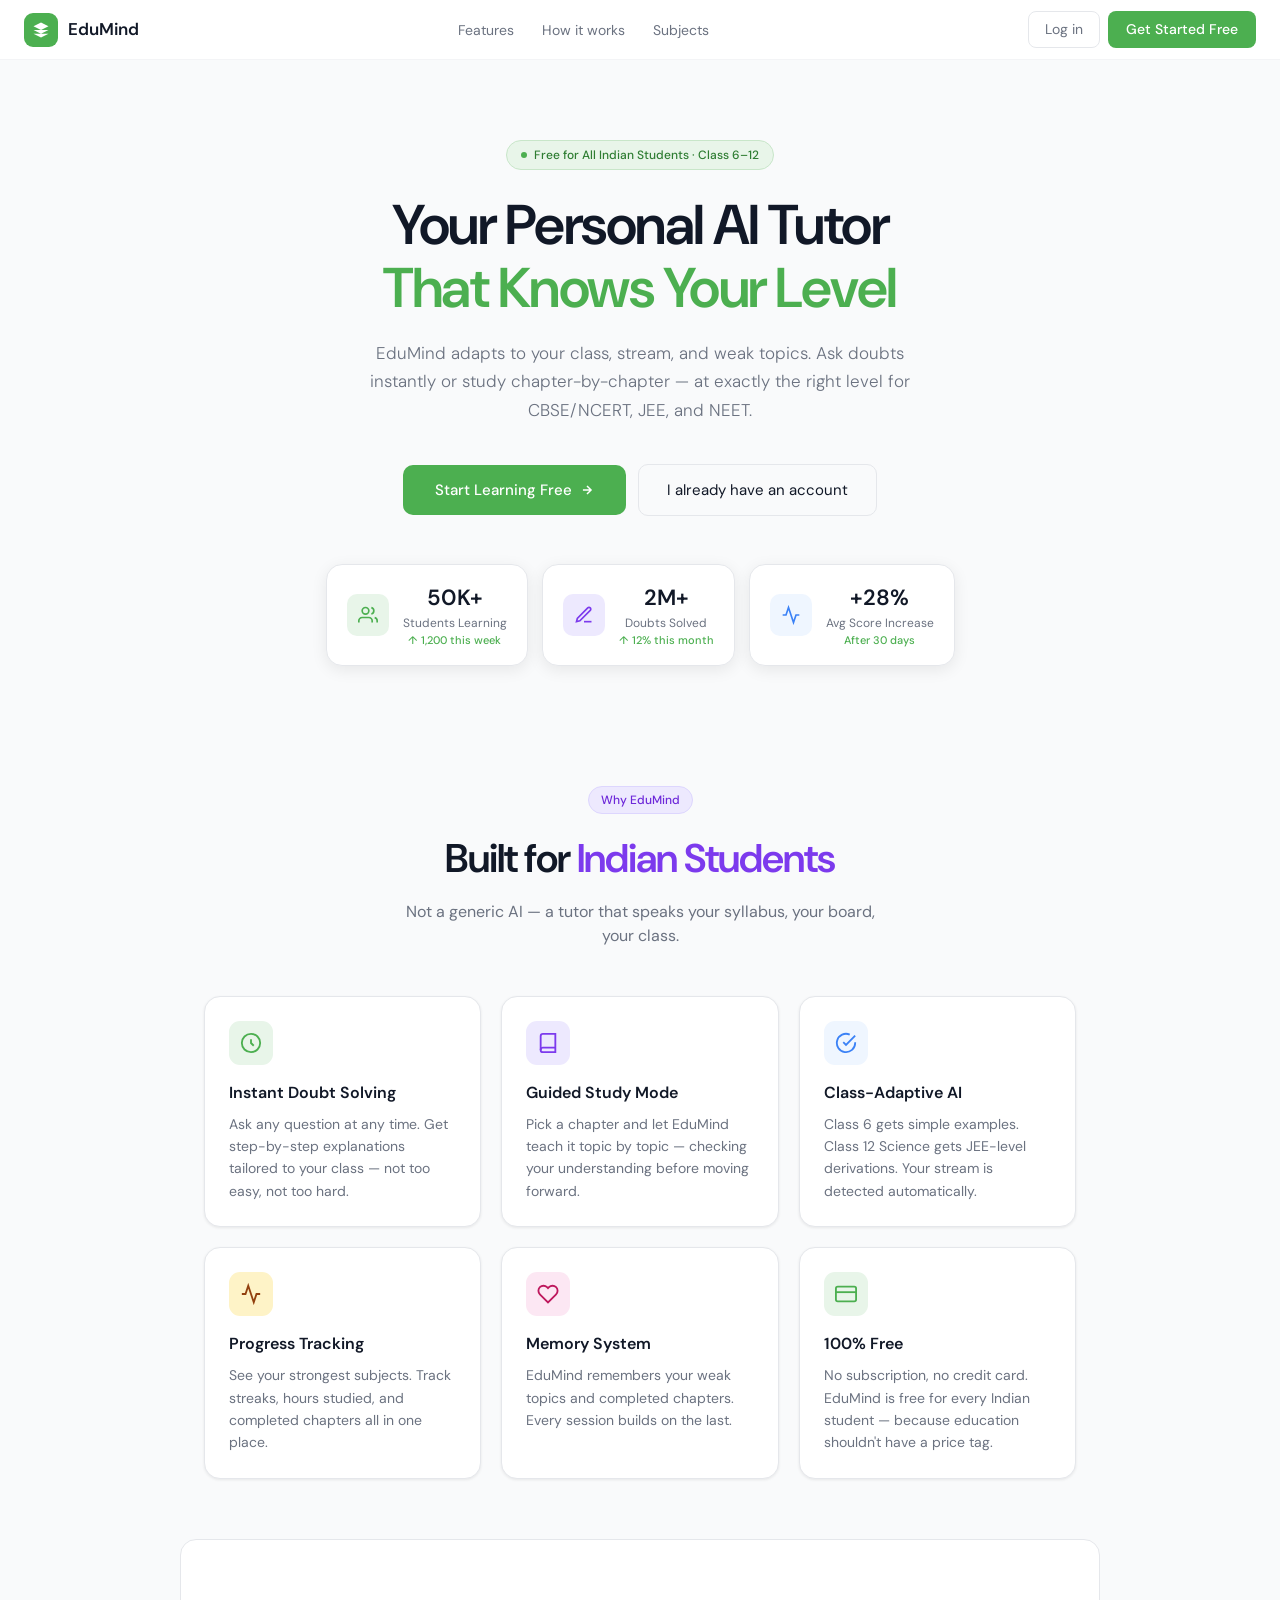
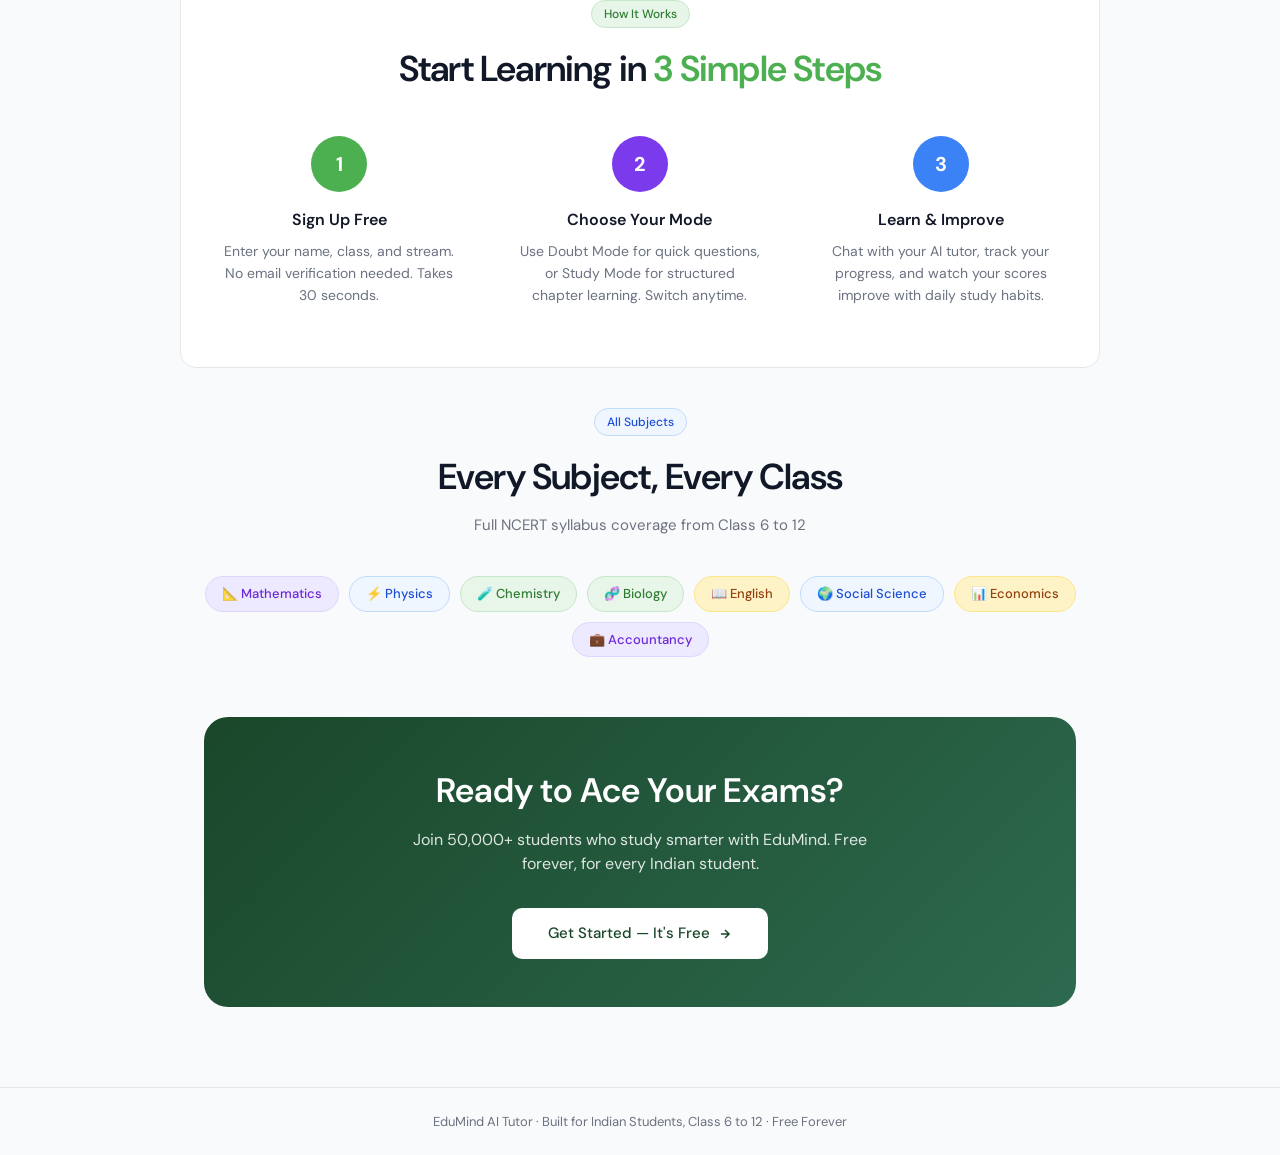
<file: index.html>
<!DOCTYPE html>
<html lang="en">
<head>
<meta charset="UTF-8">
<meta name="viewport" content="width=device-width, initial-scale=1.0">
<title>EduMind — AI Tutor for Class 6–12</title>
<meta name="description" content="Free AI tutor for Indian students. Instant doubt solving, chapter-by-chapter study mode, adapts to your class and stream. CBSE/NCERT, JEE, NEET.">
<link rel="stylesheet" href="style.css">
</head>
<body>

<!-- NAV -->
<nav class="main-nav">
  <a href="index.html" class="nav-logo">
    <div class="logo-icon"><svg viewBox="0 0 24 24" fill="white" width="18" height="18"><path d="M12 2L2 7l10 5 10-5-10-5zM2 17l10 5 10-5M2 12l10 5 10-5"/></svg></div>
    EduMind
  </a>
  <ul class="nav-links">
    <li><a href="#features">Features</a></li>
    <li><a href="#how">How it works</a></li>
    <li><a href="#subjects">Subjects</a></li>
  </ul>
  <div class="nav-actions">
    <a href="login.html" class="btn-nav-ghost">Log in</a>
    <a href="signup.html" class="btn-nav-primary">Get Started Free</a>
  </div>
</nav>

<!-- HERO -->
<div class="hero">
  <div class="badge-hero">
    <span class="badge-dot"></span>
    Free for All Indian Students · Class 6–12
  </div>
  <h1>Your Personal AI Tutor<br><span>That Knows Your Level</span></h1>
  <p>EduMind adapts to your class, stream, and weak topics. Ask doubts instantly or study chapter-by-chapter — at exactly the right level for CBSE/NCERT, JEE, and NEET.</p>
  <div class="hero-actions">
    <a href="signup.html" class="btn-primary" style="padding:14px 32px;font-size:15px">
      Start Learning Free
      <svg width="14" height="14" viewBox="0 0 24 24" fill="none" stroke="currentColor" stroke-width="2.5"><path d="M5 12h14M12 5l7 7-7 7"/></svg>
    </a>
    <a href="login.html" class="btn-secondary" style="padding:14px 28px;font-size:15px">
      I already have an account
    </a>
  </div>

  <div class="stats-float">
    <div class="stat-float-card">
      <div class="stat-icon" style="background:#E8F5E9">
        <svg viewBox="0 0 24 24" fill="none" stroke="#4CAF50" stroke-width="2"><path d="M17 21v-2a4 4 0 00-4-4H5a4 4 0 00-4 4v2"/><circle cx="9" cy="7" r="4"/><path d="M23 21v-2a4 4 0 00-3-3.87"/><path d="M16 3.13a4 4 0 010 7.75"/></svg>
      </div>
      <div>
        <div style="font-size:22px;font-weight:600">50K+</div>
        <div style="font-size:12px;color:var(--text-muted)">Students Learning</div>
        <div style="font-size:11px;color:var(--green);font-weight:500">↑ 1,200 this week</div>
      </div>
    </div>
    <div class="stat-float-card">
      <div class="stat-icon" style="background:#EDE9FE">
        <svg viewBox="0 0 24 24" fill="none" stroke="#7C3AED" stroke-width="2"><path d="M12 20h9"/><path d="M16.5 3.5a2.121 2.121 0 013 3L7 19l-4 1 1-4L16.5 3.5z"/></svg>
      </div>
      <div>
        <div style="font-size:22px;font-weight:600">2M+</div>
        <div style="font-size:12px;color:var(--text-muted)">Doubts Solved</div>
        <div style="font-size:11px;color:var(--green);font-weight:500">↑ 12% this month</div>
      </div>
    </div>
    <div class="stat-float-card">
      <div class="stat-icon" style="background:#EFF6FF">
        <svg viewBox="0 0 24 24" fill="none" stroke="#3B82F6" stroke-width="2"><polyline points="22 12 18 12 15 21 9 3 6 12 2 12"/></svg>
      </div>
      <div>
        <div style="font-size:22px;font-weight:600">+28%</div>
        <div style="font-size:12px;color:var(--text-muted)">Avg Score Increase</div>
        <div style="font-size:11px;color:var(--green);font-weight:500">After 30 days</div>
      </div>
    </div>
  </div>
</div>

<!-- FEATURES -->
<section id="features" style="max-width:920px;margin:0 auto;padding:60px 24px">
  <div style="text-align:center;margin-bottom:48px">
    <span class="badge badge-purple" style="margin-bottom:14px">Why EduMind</span>
    <h2 style="font-size:clamp(26px,5vw,40px);font-weight:600;letter-spacing:-1px;margin-bottom:12px">Built for <span style="color:var(--purple)">Indian Students</span></h2>
    <p style="font-size:16px;color:var(--text-muted);max-width:500px;margin:0 auto">Not a generic AI — a tutor that speaks your syllabus, your board, your class.</p>
  </div>
  <div style="display:grid;grid-template-columns:repeat(auto-fit,minmax(250px,1fr));gap:20px">
    <div class="card" style="padding:24px">
      <div style="width:44px;height:44px;border-radius:11px;background:var(--green-pale);display:flex;align-items:center;justify-content:center;margin-bottom:16px">
        <svg width="22" height="22" viewBox="0 0 24 24" fill="none" stroke="var(--green)" stroke-width="2"><circle cx="12" cy="12" r="10"/><path d="M12 8v4l3 3"/></svg>
      </div>
      <div style="font-size:16px;font-weight:600;margin-bottom:8px">Instant Doubt Solving</div>
      <div style="font-size:14px;color:var(--text-muted);line-height:1.6">Ask any question at any time. Get step-by-step explanations tailored to your class — not too easy, not too hard.</div>
    </div>
    <div class="card" style="padding:24px">
      <div style="width:44px;height:44px;border-radius:11px;background:var(--purple-pale);display:flex;align-items:center;justify-content:center;margin-bottom:16px">
        <svg width="22" height="22" viewBox="0 0 24 24" fill="none" stroke="var(--purple)" stroke-width="2"><path d="M4 19.5A2.5 2.5 0 016.5 17H20"/><path d="M6.5 2H20v20H6.5A2.5 2.5 0 014 19.5v-15A2.5 2.5 0 016.5 2z"/></svg>
      </div>
      <div style="font-size:16px;font-weight:600;margin-bottom:8px">Guided Study Mode</div>
      <div style="font-size:14px;color:var(--text-muted);line-height:1.6">Pick a chapter and let EduMind teach it topic by topic — checking your understanding before moving forward.</div>
    </div>
    <div class="card" style="padding:24px">
      <div style="width:44px;height:44px;border-radius:11px;background:var(--blue-pale);display:flex;align-items:center;justify-content:center;margin-bottom:16px">
        <svg width="22" height="22" viewBox="0 0 24 24" fill="none" stroke="var(--blue)" stroke-width="2"><path d="M22 11.08V12a10 10 0 11-5.93-9.14"/><polyline points="22 4 12 14.01 9 11.01"/></svg>
      </div>
      <div style="font-size:16px;font-weight:600;margin-bottom:8px">Class-Adaptive AI</div>
      <div style="font-size:14px;color:var(--text-muted);line-height:1.6">Class 6 gets simple examples. Class 12 Science gets JEE-level derivations. Your stream is detected automatically.</div>
    </div>
    <div class="card" style="padding:24px">
      <div style="width:44px;height:44px;border-radius:11px;background:#FEF3C7;display:flex;align-items:center;justify-content:center;margin-bottom:16px">
        <svg width="22" height="22" viewBox="0 0 24 24" fill="none" stroke="#92400E" stroke-width="2"><polyline points="22 12 18 12 15 21 9 3 6 12 2 12"/></svg>
      </div>
      <div style="font-size:16px;font-weight:600;margin-bottom:8px">Progress Tracking</div>
      <div style="font-size:14px;color:var(--text-muted);line-height:1.6">See your strongest subjects. Track streaks, hours studied, and completed chapters all in one place.</div>
    </div>
    <div class="card" style="padding:24px">
      <div style="width:44px;height:44px;border-radius:11px;background:#FCE7F3;display:flex;align-items:center;justify-content:center;margin-bottom:16px">
        <svg width="22" height="22" viewBox="0 0 24 24" fill="none" stroke="#BE185D" stroke-width="2"><path d="M20.84 4.61a5.5 5.5 0 00-7.78 0L12 5.67l-1.06-1.06a5.5 5.5 0 00-7.78 7.78l1.06 1.06L12 21.23l7.78-7.78 1.06-1.06a5.5 5.5 0 000-7.78z"/></svg>
      </div>
      <div style="font-size:16px;font-weight:600;margin-bottom:8px">Memory System</div>
      <div style="font-size:14px;color:var(--text-muted);line-height:1.6">EduMind remembers your weak topics and completed chapters. Every session builds on the last.</div>
    </div>
    <div class="card" style="padding:24px">
      <div style="width:44px;height:44px;border-radius:11px;background:var(--green-pale);display:flex;align-items:center;justify-content:center;margin-bottom:16px">
        <svg width="22" height="22" viewBox="0 0 24 24" fill="none" stroke="var(--green)" stroke-width="2"><rect x="1" y="4" width="22" height="16" rx="2" ry="2"/><line x1="1" y1="10" x2="23" y2="10"/></svg>
      </div>
      <div style="font-size:16px;font-weight:600;margin-bottom:8px">100% Free</div>
      <div style="font-size:14px;color:var(--text-muted);line-height:1.6">No subscription, no credit card. EduMind is free for every Indian student — because education shouldn't have a price tag.</div>
    </div>
  </div>
</section>

<!-- HOW IT WORKS -->
<section id="how" style="max-width:920px;margin:0 auto 40px;padding:60px 24px;background:var(--surface);border-radius:var(--radius);border:1px solid var(--border)">
  <div style="text-align:center;margin-bottom:40px">
    <span class="badge badge-green" style="margin-bottom:14px">How It Works</span>
    <h2 style="font-size:clamp(24px,4vw,36px);font-weight:600;letter-spacing:-0.8px">Start Learning in <span style="color:var(--green)">3 Simple Steps</span></h2>
  </div>
  <div style="display:grid;grid-template-columns:repeat(auto-fit,minmax(220px,1fr));gap:32px">
    <div style="text-align:center;padding:0 12px">
      <div style="width:56px;height:56px;border-radius:50%;background:var(--green);color:white;display:flex;align-items:center;justify-content:center;font-size:20px;font-weight:700;margin:0 auto 16px">1</div>
      <div style="font-size:16px;font-weight:600;margin-bottom:8px">Sign Up Free</div>
      <div style="font-size:14px;color:var(--text-muted);line-height:1.6">Enter your name, class, and stream. No email verification needed. Takes 30 seconds.</div>
    </div>
    <div style="text-align:center;padding:0 12px">
      <div style="width:56px;height:56px;border-radius:50%;background:var(--purple);color:white;display:flex;align-items:center;justify-content:center;font-size:20px;font-weight:700;margin:0 auto 16px">2</div>
      <div style="font-size:16px;font-weight:600;margin-bottom:8px">Choose Your Mode</div>
      <div style="font-size:14px;color:var(--text-muted);line-height:1.6">Use Doubt Mode for quick questions, or Study Mode for structured chapter learning. Switch anytime.</div>
    </div>
    <div style="text-align:center;padding:0 12px">
      <div style="width:56px;height:56px;border-radius:50%;background:var(--blue);color:white;display:flex;align-items:center;justify-content:center;font-size:20px;font-weight:700;margin:0 auto 16px">3</div>
      <div style="font-size:16px;font-weight:600;margin-bottom:8px">Learn &amp; Improve</div>
      <div style="font-size:14px;color:var(--text-muted);line-height:1.6">Chat with your AI tutor, track your progress, and watch your scores improve with daily study habits.</div>
    </div>
  </div>
</section>

<!-- SUBJECTS -->
<section id="subjects" style="max-width:920px;margin:0 auto;padding:0 24px 60px">
  <div style="text-align:center;margin-bottom:40px">
    <span class="badge badge-blue" style="margin-bottom:14px">All Subjects</span>
    <h2 style="font-size:clamp(24px,4vw,36px);font-weight:600;letter-spacing:-0.8px">Every Subject, Every Class</h2>
    <p style="font-size:15px;color:var(--text-muted);margin-top:10px">Full NCERT syllabus coverage from Class 6 to 12</p>
  </div>
  <div style="display:flex;flex-wrap:wrap;justify-content:center;gap:10px">
    <span class="badge badge-purple" style="font-size:13px;padding:7px 16px">📐 Mathematics</span>
    <span class="badge badge-blue" style="font-size:13px;padding:7px 16px">⚡ Physics</span>
    <span class="badge badge-green" style="font-size:13px;padding:7px 16px">🧪 Chemistry</span>
    <span class="badge badge-green" style="font-size:13px;padding:7px 16px">🧬 Biology</span>
    <span class="badge badge-orange" style="font-size:13px;padding:7px 16px">📖 English</span>
    <span class="badge badge-blue" style="font-size:13px;padding:7px 16px">🌍 Social Science</span>
    <span class="badge badge-orange" style="font-size:13px;padding:7px 16px">📊 Economics</span>
    <span class="badge badge-purple" style="font-size:13px;padding:7px 16px">💼 Accountancy</span>
  </div>
</section>

<!-- CTA -->
<section style="max-width:920px;margin:0 auto;padding:0 24px 80px">
  <div style="background:linear-gradient(135deg,#1a472a,#2d6a4f);border-radius:24px;padding:48px;text-align:center;color:white">
    <h2 style="font-size:clamp(22px,4vw,34px);font-weight:600;margin-bottom:12px">Ready to Ace Your Exams?</h2>
    <p style="font-size:16px;opacity:0.85;margin-bottom:32px;max-width:480px;margin-left:auto;margin-right:auto">Join 50,000+ students who study smarter with EduMind. Free forever, for every Indian student.</p>
    <a href="signup.html" class="btn-primary" style="background:white;color:#1a472a;padding:14px 36px;font-size:15px">
      Get Started — It's Free
      <svg width="14" height="14" viewBox="0 0 24 24" fill="none" stroke="currentColor" stroke-width="2.5"><path d="M5 12h14M12 5l7 7-7 7"/></svg>
    </a>
  </div>
</section>

<footer style="border-top:1px solid var(--border);padding:24px;text-align:center;font-size:13px;color:var(--text-muted)">
  EduMind AI Tutor · Built for Indian Students, Class 6 to 12 · Free Forever
</footer>

<script src="app.js"></script>
<script>
  // Redirect to dashboard if already logged in
  if (window.EduMind) EduMind.redirectIfLoggedIn('dashboard.html');
</script>
</body>
</html>
</file>
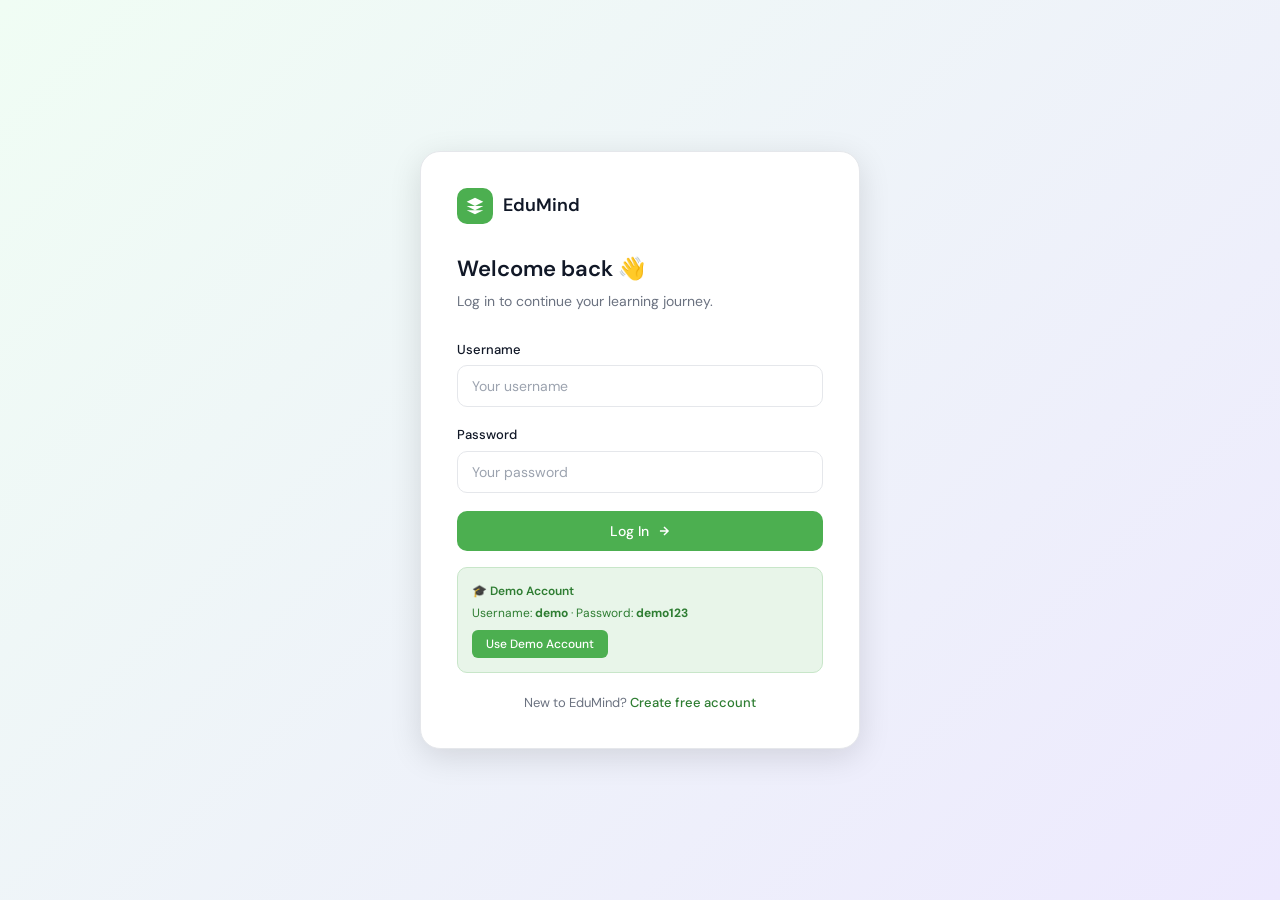
<file: chat.html>
<!DOCTYPE html>
<html lang="en">
<head>
<meta charset="UTF-8">
<meta name="viewport" content="width=device-width, initial-scale=1.0">
<title>Ask a Doubt — EduMind</title>
<link rel="stylesheet" href="style.css">
</head>
<body>

<nav class="dash-nav">
  <div class="dash-nav-left">
    <button class="nav-hamburger" id="nav-hamburger" aria-label="Menu">
      <svg width="20" height="20" viewBox="0 0 24 24" fill="none" stroke="currentColor" stroke-width="2"><line x1="3" y1="6" x2="21" y2="6"/><line x1="3" y1="12" x2="21" y2="12"/><line x1="3" y1="18" x2="21" y2="18"/></svg>
    </button>
    <a href="index.html" class="nav-logo">
      <div class="logo-icon"><svg viewBox="0 0 24 24" fill="white" width="18" height="18"><path d="M12 2L2 7l10 5 10-5-10-5zM2 17l10 5 10-5M2 12l10 5 10-5"/></svg></div>
      EduMind
    </a>
    <ul class="dash-nav-links">
      <li><a href="dashboard.html">🏠 Home</a></li>
      <li><a href="chat.html" class="active">💬 Ask Doubt</a></li>
      <li><a href="study.html">📚 Study</a></li>
      <li><a href="subjects.html">🧪 Subjects</a></li>
      <li><a href="progress.html">📊 Progress</a></li>
    </ul>
  </div>
  <a href="profile.html" class="nav-user">
    <div class="nav-avatar" id="nav-avatar">A</div>
    <div>
      <div class="nav-user-name" id="nav-name">Student</div>
      <div class="nav-user-class" id="nav-class">Class 10</div>
    </div>
  </a>
</nav>

<div class="mobile-nav-overlay" id="mobile-nav-overlay"></div>
<div class="mobile-nav-panel" id="mobile-nav-panel">
  <a href="dashboard.html">🏠 Home</a>
  <a href="chat.html" class="active">💬 Ask Doubt</a>
  <a href="study.html">📚 Study</a>
  <a href="subjects.html">🧪 Subjects</a>
  <a href="progress.html">📊 Progress</a>
  <a href="profile.html">👤 Profile</a>
  <a href="settings.html">⚙️ Settings</a>
</div>

<div class="chat-layout">
  <!-- SIDEBAR -->
  <div class="chat-sidebar">
    <div class="chat-sidebar-header">
      <div class="chat-sidebar-title">Your Chats</div>
      <div class="chat-sidebar-sub">Recent conversations</div>
    </div>
    <div class="chat-history-list" id="chat-history-list">
      <div style="padding:20px;text-align:center;font-size:13px;color:var(--text-muted)">No previous chats</div>
    </div>
    <div class="chat-sidebar-footer">
      <button class="btn-primary btn-full btn-sm" onclick="startNewChat()">
        <svg width="12" height="12" viewBox="0 0 24 24" fill="none" stroke="currentColor" stroke-width="2.5"><line x1="12" y1="5" x2="12" y2="19"/><line x1="5" y1="12" x2="19" y2="12"/></svg>
        New Chat
      </button>
    </div>
  </div>

  <!-- MAIN CHAT -->
  <div class="chat-main">
    <div class="chat-header">
      <div style="min-width:0;flex:1">
        <div class="chat-header-title" id="chat-title">New Conversation</div>
        <div class="chat-header-sub" id="chat-sub">Ask any question · AI answers at your level</div>
      </div>
      <div class="mode-tabs">
        <button class="mode-tab doubt active" id="tab-doubt" onclick="switchMode('doubt')">💡 Doubt</button>
        <button class="mode-tab study" id="tab-study" onclick="switchMode('study')">📖 Study</button>
      </div>
    </div>

    <div class="chat-messages" id="chat-messages"></div>

    <div class="chat-input-area">
      <div class="chat-suggestions" id="suggestions"></div>
      <div class="chat-input-box">
        <textarea class="chat-textarea" id="chat-input" placeholder="Ask your doubt here… (e.g. Why does ice float on water?)" rows="1"></textarea>
        <button class="chat-send-btn" id="send-btn" onclick="sendMessage()" title="Send (Enter)">
          <svg viewBox="0 0 24 24" fill="none" stroke="currentColor" stroke-width="2.5"><line x1="22" y1="2" x2="11" y2="13"/><polygon points="22 2 15 22 11 13 2 9 22 2"/></svg>
        </button>
      </div>
    </div>
  </div>
</div>

<script src="app.js"></script>
<script>
if (!EduMind.requireAuth()) {/* redirected */} else {
  const { Storage, buildSystemPrompt, callGrokAPI, renderText, populateDashNav, initMobileNav, showToast, timeAgo } = EduMind;
  populateDashNav();
  initMobileNav();

  const profile = Storage.getProfile();
  let currentMode   = 'doubt';
  let currentChatId = null;
  let chatMessages  = [];
  let isLoading     = false;

  // Load chat from URL param
  const urlChatId = new URLSearchParams(window.location.search).get('id');

  function genId() { return 'chat_' + Date.now() + '_' + Math.random().toString(36).substr(2,6); }

  function startNewChat() {
    currentChatId = genId();
    chatMessages  = [];
    document.getElementById('chat-messages').innerHTML = '';
    document.getElementById('chat-title').textContent  = 'New Conversation';
    showWelcome();
    updateChatHistory();
    // Update URL without reload
    history.replaceState(null, '', 'chat.html');
  }

  function showWelcome() {
    const firstName = (profile.name || 'Student').split(' ')[0];
    const welcome = currentMode === 'doubt'
      ? `Hi <strong>${firstName}</strong>! 👋 I'm your EduMind AI tutor.<br><br>You're in <span class="step-badge">💡 Doubt Mode</span><br><br>Ask me <strong>any question</strong> from your Class ${profile.studentClass} syllabus${profile.stream ? ' (' + profile.stream + ')' : ''}. I'll explain it step by step!`
      : `Hi <strong>${firstName}</strong>! 👋 You're in <span class="step-badge">📖 Study Mode</span><br><br>Tell me which <strong>chapter or topic</strong> you want to learn and I'll teach it step by step, checking your understanding at each stage.`;
    addAIMessage(welcome);
    loadSuggestions();
  }

  function loadSuggestions() {
    const cls = parseInt(profile.studentClass);
    const s   = profile.stream;
    let chips = [];
    if (currentMode === 'doubt') {
      if (cls <= 8)         chips = ['What is photosynthesis?', "Explain Newton's first law", 'What is a fraction?', 'How does rain form?'];
      else if (cls <= 10)   chips = ["Explain Ohm's Law", 'What is a quadratic equation?', 'How does a battery work?', 'Explain DNA replication'];
      else if (s==='Science') chips = ["Explain Gauss's Law", 'What is integration?', 'How does a capacitor work?', "Explain Le Chatelier's principle"];
      else if (s==='Commerce') chips = ['Explain journal entries', 'What is GDP?', 'Explain demand and supply', 'What is depreciation?'];
      else chips = ['Explain federalism', 'What is globalisation?', 'How to write an essay?', 'Explain the French Revolution'];
    } else {
      if (cls <= 8)         chips = ['Teach me: Force and Motion', 'Teach me: Cells and Life', 'Teach me: Fractions', 'Teach me: Water Cycle'];
      else if (cls <= 10)   chips = ['Teach me: Light Reflection', 'Teach me: Chemical Reactions', 'Teach me: Polynomials', 'Teach me: Heredity'];
      else if (s==='Science') chips = ['Teach me: Electrostatics', 'Teach me: Calculus basics', 'Teach me: Organic Chemistry', 'Teach me: Genetics'];
      else chips = ['Teach me: Macro Economics', 'Teach me: Accounting basics', 'Teach me: Indian History', 'Teach me: Political Theory'];
    }
    document.getElementById('suggestions').innerHTML = chips
      .map(c => `<button class="chat-suggestion-chip" onclick="useSuggestion(this)">${c}</button>`).join('');
  }

  function useSuggestion(btn) {
    document.getElementById('chat-input').value = btn.textContent;
    sendMessage();
  }

  function switchMode(mode) {
    currentMode = mode;
    document.getElementById('tab-doubt').classList.toggle('active', mode === 'doubt');
    document.getElementById('tab-doubt').classList.toggle('doubt',  mode === 'doubt');
    document.getElementById('tab-study').classList.toggle('active', mode === 'study');
    document.getElementById('tab-study').classList.toggle('study',  mode === 'study');
    document.getElementById('chat-messages').innerHTML = '';
    chatMessages = [];
    showWelcome();
    document.getElementById('chat-sub').textContent = mode === 'doubt'
      ? 'Ask any question · AI answers at your level'
      : 'Structured learning · Topic by topic';
  }

  function addUserMessage(text) {
    const initials = (profile.name || 'S').split(' ').map(n => n[0]).join('').toUpperCase().slice(0,2);
    const msgs = document.getElementById('chat-messages');
    const div  = document.createElement('div');
    div.className = 'chat-msg user';
    div.innerHTML = `<div class="chat-avatar user-av">${initials}</div><div class="chat-bubble">${escapeHtml(text)}</div>`;
    msgs.appendChild(div);
    msgs.scrollTop = msgs.scrollHeight;
    document.getElementById('suggestions').innerHTML = '';
  }

  function addAIMessage(html) {
    const msgs = document.getElementById('chat-messages');
    const div  = document.createElement('div');
    div.className = 'chat-msg';
    div.innerHTML = `<div class="chat-avatar ai">AI</div><div class="chat-bubble ai">${html}</div>`;
    msgs.appendChild(div);
    msgs.scrollTop = msgs.scrollHeight;
  }

  function addTypingIndicator() {
    const msgs = document.getElementById('chat-messages');
    const id   = 'typing_' + Date.now();
    const div  = document.createElement('div');
    div.className = 'chat-msg'; div.id = id;
    div.innerHTML = `<div class="chat-avatar ai">AI</div><div class="chat-bubble ai"><div class="typing-dots"><span></span><span></span><span></span></div></div>`;
    msgs.appendChild(div);
    msgs.scrollTop = msgs.scrollHeight;
    return id;
  }

  function removeTypingIndicator(id) { const el = document.getElementById(id); if (el) el.remove(); }

  function escapeHtml(text) {
    return text.replace(/&/g,'&amp;').replace(/</g,'&lt;').replace(/>/g,'&gt;').replace(/"/g,'&quot;');
  }

  async function sendMessage() {
    const input = document.getElementById('chat-input');
    const text  = input.value.trim();
    if (!text || isLoading) return;

    isLoading = true;
    input.value = '';
    input.style.height = 'auto';
    document.getElementById('send-btn').disabled = true;

    if (!currentChatId) currentChatId = genId();

    addUserMessage(text);
    chatMessages.push({ role: 'user', content: text });

    // Set title from first message
    if (chatMessages.length === 1) {
      const title = text.length > 50 ? text.slice(0,50) + '…' : text;
      document.getElementById('chat-title').textContent = title;
      Storage.addChatToList({ id: currentChatId, title, mode: currentMode, updatedAt: new Date().toISOString(), messageCount: 1 });
    }

    const typingId = addTypingIndicator();

    try {
      const sysPrompt = buildSystemPrompt(profile, currentMode);
      const response  = await callGrokAPI(chatMessages, sysPrompt);

      removeTypingIndicator(typingId);
      addAIMessage(renderText(response));

      chatMessages.push({ role: 'assistant', content: response });
      Storage.setChatHistory(currentChatId, chatMessages);
      Storage.addChatToList({ id: currentChatId, updatedAt: new Date().toISOString(), messageCount: chatMessages.length });

      // Record progress
      Storage.recordStudySession();
      updateChatHistory();

    } catch (err) {
      removeTypingIndicator(typingId);
      addAIMessage(`<span style="color:var(--red)">⚠️ Couldn't connect to AI. Check your internet and try again.</span><br><small style="color:var(--text-muted)">${escapeHtml(err.message)}</small>`);
      console.error('[EduMind chat error]', err);
    }

    isLoading = false;
    document.getElementById('send-btn').disabled = false;
    input.focus();
  }

  function updateChatHistory() {
    const chats = Storage.getChatList();
    const cont  = document.getElementById('chat-history-list');
    if (!chats.length) {
      cont.innerHTML = '<div style="padding:20px;text-align:center;font-size:13px;color:var(--text-muted)">No previous chats</div>';
      return;
    }
    cont.innerHTML = chats.map(c => `
      <div class="chat-history-item${c.id === currentChatId ? ' active' : ''}" onclick="loadChat('${c.id}')">
        <div class="chat-history-item-title">${escapeHtml(c.title || 'Conversation')}</div>
        <div class="chat-history-item-meta">${timeAgo(c.updatedAt)} · ${c.messageCount||0} msgs</div>
      </div>`).join('');
  }

  function loadChat(chatId) {
    currentChatId = chatId;
    const history = Storage.getChatHistory(chatId);
    chatMessages  = history.slice(); // copy
    const msgs = document.getElementById('chat-messages');
    msgs.innerHTML = '';
    if (!history.length) { showWelcome(); return; }
    history.forEach(m => {
      if (m.role === 'user') addUserMessage(m.content);
      else addAIMessage(renderText(m.content));
    });
    const info = Storage.getChatList().find(c => c.id === chatId);
    if (info) document.getElementById('chat-title').textContent = info.title || 'Conversation';
    history.replaceState(null, '', 'chat.html?id=' + chatId);
    updateChatHistory();
  }

  // Auto-resize textarea
  const textarea = document.getElementById('chat-input');
  textarea.addEventListener('input', function() {
    this.style.height = 'auto';
    this.style.height = Math.min(this.scrollHeight, 120) + 'px';
  });
  textarea.addEventListener('keydown', e => {
    if (e.key === 'Enter' && !e.shiftKey) { e.preventDefault(); sendMessage(); }
  });

  // Init
  if (urlChatId) loadChat(urlChatId);
  else startNewChat();
  updateChatHistory();

  // Handle prefill from subjects page (via sessionStorage)
  const prefill = sessionStorage.getItem('edumind_chat_prefill');
  if (prefill && !urlChatId) {
    sessionStorage.removeItem('edumind_chat_prefill');
    setTimeout(() => {
      document.getElementById('chat-input').value = prefill;
    }, 300);
  }
}
</script>
</body>
</html>
</file>
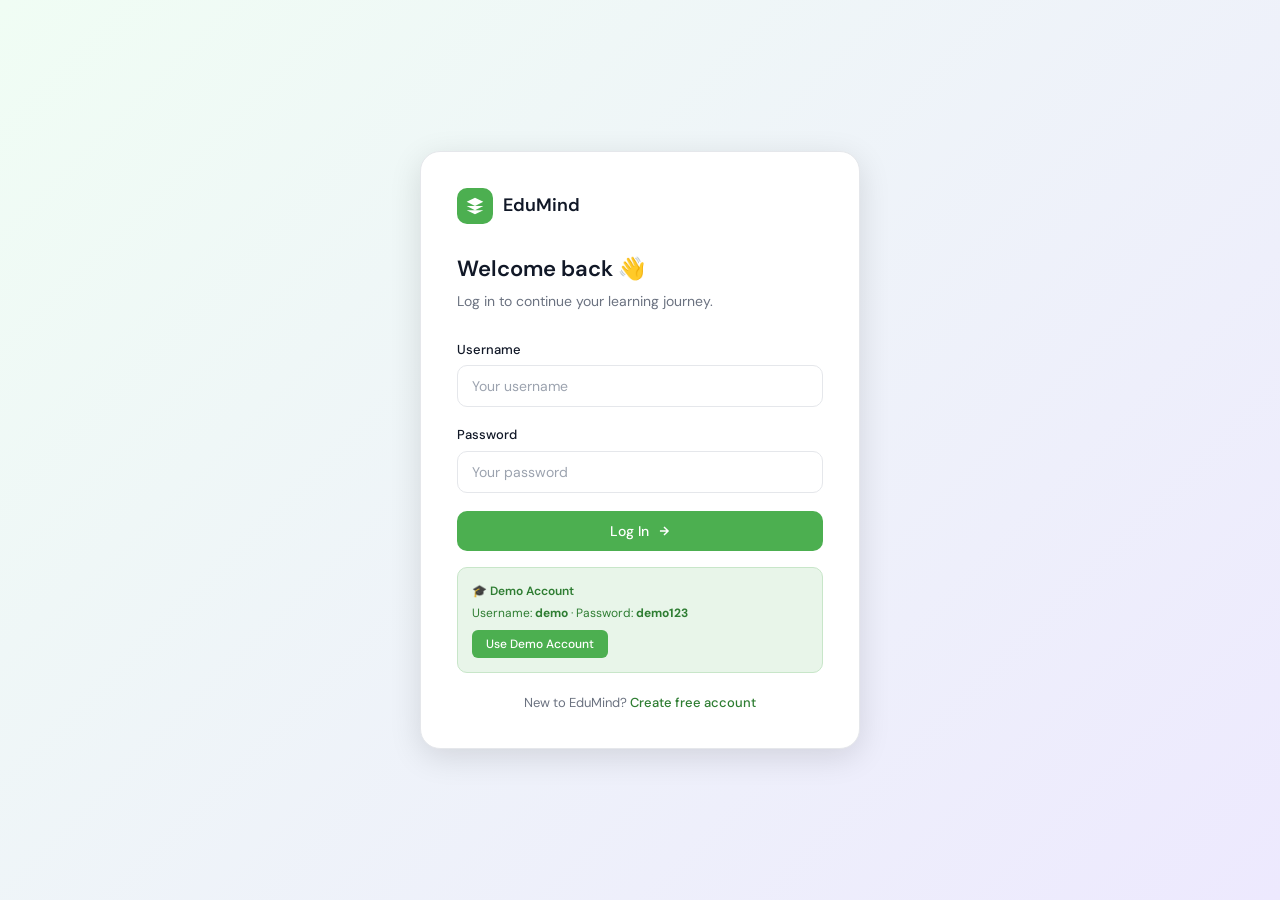
<file: login.html>
<!DOCTYPE html>
<html lang="en">
<head>
<meta charset="UTF-8">
<meta name="viewport" content="width=device-width, initial-scale=1.0">
<title>Log In — EduMind</title>
<link rel="stylesheet" href="style.css">
</head>
<body>
<div class="auth-page">
  <div class="auth-card">
    <div class="auth-logo">
      <div class="auth-logo-icon"><svg viewBox="0 0 24 24" fill="white"><path d="M12 2L2 7l10 5 10-5-10-5zM2 17l10 5 10-5M2 12l10 5 10-5"/></svg></div>
      <span class="auth-logo-text">EduMind</span>
    </div>

    <div class="auth-title">Welcome back 👋</div>
    <div class="auth-sub">Log in to continue your learning journey.</div>

    <div class="form-group">
      <label class="form-label">Username</label>
      <input type="text" class="form-input" id="inp-username" placeholder="Your username" autocomplete="username" />
      <div class="form-error" id="err-username">Please enter your username</div>
    </div>

    <div class="form-group">
      <label class="form-label">Password</label>
      <input type="password" class="form-input" id="inp-password" placeholder="Your password" autocomplete="current-password" />
      <div class="form-error" id="err-password">Please enter your password</div>
    </div>

    <div id="err-general" style="display:none;background:#FEF2F2;border:1px solid #FCA5A5;border-radius:8px;padding:10px 14px;font-size:13px;color:#991B1B;margin-bottom:16px">
      Incorrect username or password. Please try again.
    </div>

    <button class="btn-primary btn-full" id="login-btn" onclick="handleLogin()">
      Log In
      <svg width="14" height="14" viewBox="0 0 24 24" fill="none" stroke="currentColor" stroke-width="2.5"><path d="M5 12h14M12 5l7 7-7 7"/></svg>
    </button>

    <div style="margin-top:16px;padding:14px;background:var(--green-pale);border-radius:10px;border:1px solid #C8E6C9">
      <div style="font-size:12px;font-weight:600;color:var(--green-dark);margin-bottom:4px">🎓 Demo Account</div>
      <div style="font-size:12px;color:var(--green-dark)">Username: <strong>demo</strong> · Password: <strong>demo123</strong></div>
      <button onclick="loginDemo()" style="margin-top:8px;background:var(--green);color:white;border:none;padding:6px 14px;border-radius:6px;font-size:12px;font-weight:500;cursor:pointer;font-family:inherit">Use Demo Account</button>
    </div>

    <div class="auth-footer">
      New to EduMind? <a href="signup.html">Create free account</a>
    </div>
  </div>
</div>

<script src="app.js"></script>
<script>
  EduMind.redirectIfLoggedIn('dashboard.html');

  // Ensure demo account exists
  (function() {
    try {
      const users = JSON.parse(localStorage.getItem('edumind_users') || '{}');
      if (!users['demo']) {
        users['demo'] = { password: 'demo123', name: 'Arjun Sharma', studentClass: '12', stream: 'Science', createdAt: new Date().toISOString() };
        localStorage.setItem('edumind_users', JSON.stringify(users));
      }
    } catch(e) { console.warn('Could not init demo account', e); }
  })();

  function handleLogin() {
    const username = document.getElementById('inp-username').value.trim().toLowerCase();
    const password = document.getElementById('inp-password').value;

    // Reset errors
    document.querySelectorAll('.form-error').forEach(e => e.classList.remove('show'));
    document.getElementById('err-general').style.display = 'none';

    let valid = true;
    if (!username) { document.getElementById('err-username').classList.add('show'); valid = false; }
    if (!password) { document.getElementById('err-password').classList.add('show'); valid = false; }
    if (!valid) return;

    let users = {};
    try { users = JSON.parse(localStorage.getItem('edumind_users') || '{}'); } catch {}

    const user = users[username];
    if (!user || user.password !== password) {
      document.getElementById('err-general').style.display = 'block';
      return;
    }

    // Set session
    EduMind.Storage.setUser({ username, loggedIn: true });

    // Create or update profile
    const existingProfile = EduMind.Storage.getProfile();
    if (!existingProfile || existingProfile.username !== username) {
      EduMind.Storage.setProfile({
        name: user.name, studentClass: user.studentClass, stream: user.stream || null,
        username, weakTopics: [], completedChapters: [], lastActive: new Date().toISOString()
      });
    } else {
      EduMind.Storage.updateProfile({ lastActive: new Date().toISOString() });
    }

    window.location.href = 'dashboard.html';
  }

  function loginDemo() {
    document.getElementById('inp-username').value = 'demo';
    document.getElementById('inp-password').value = 'demo123';
    handleLogin();
  }

  // Enter key on both fields
  ['inp-username', 'inp-password'].forEach(id => {
    document.getElementById(id).addEventListener('keydown', e => { if (e.key === 'Enter') handleLogin(); });
  });
</script>
</body>
</html>
</file>
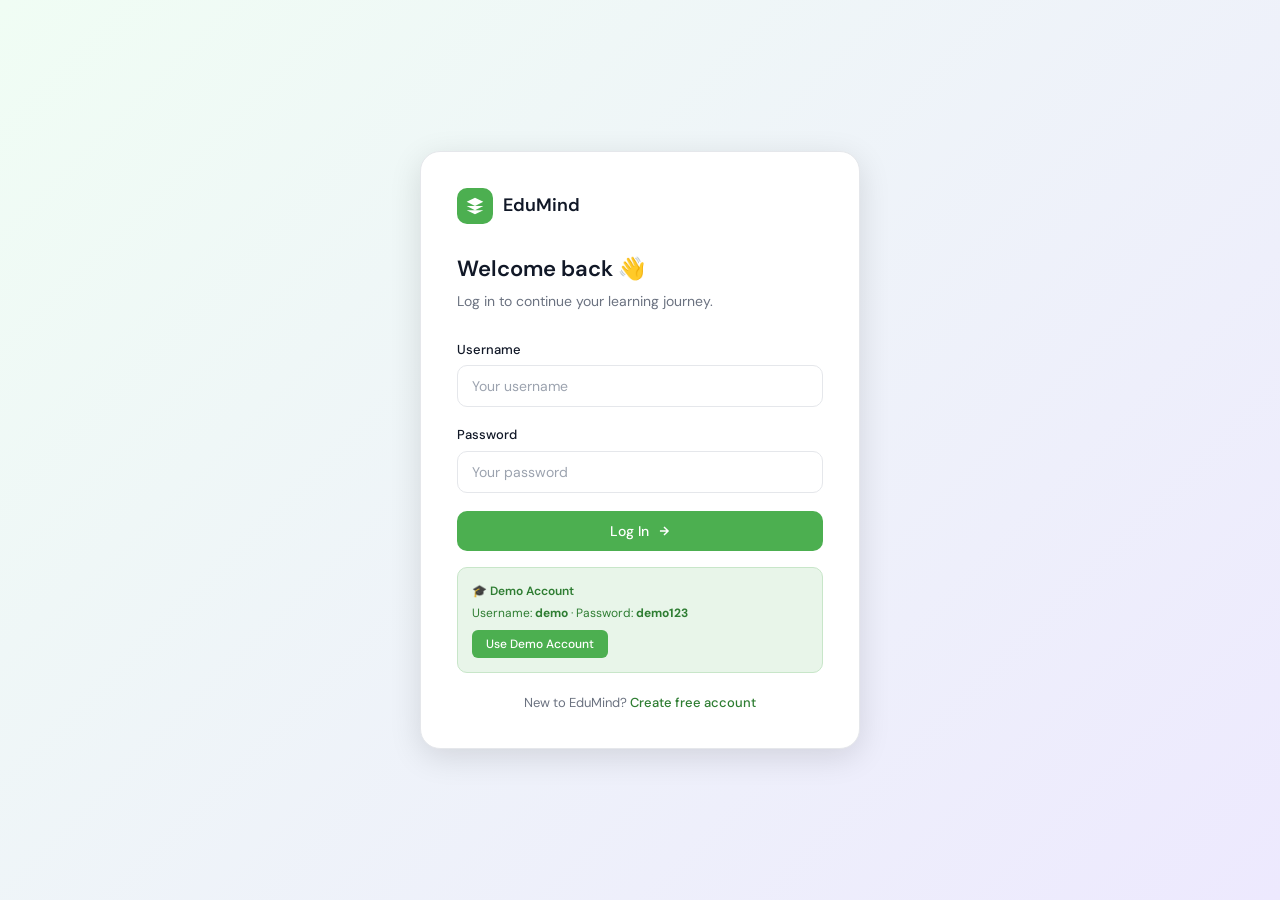
<file: profile.html>
<!DOCTYPE html>
<html lang="en">
<head>
<meta charset="UTF-8">
<meta name="viewport" content="width=device-width, initial-scale=1.0">
<title>Profile — EduMind</title>
<link rel="stylesheet" href="style.css">
</head>
<body>

<nav class="dash-nav">
  <div class="dash-nav-left">
    <button class="nav-hamburger" id="nav-hamburger" aria-label="Menu">
      <svg width="20" height="20" viewBox="0 0 24 24" fill="none" stroke="currentColor" stroke-width="2"><line x1="3" y1="6" x2="21" y2="6"/><line x1="3" y1="12" x2="21" y2="12"/><line x1="3" y1="18" x2="21" y2="18"/></svg>
    </button>
    <a href="index.html" class="nav-logo">
      <div class="logo-icon"><svg viewBox="0 0 24 24" fill="white" width="18" height="18"><path d="M12 2L2 7l10 5 10-5-10-5zM2 17l10 5 10-5M2 12l10 5 10-5"/></svg></div>
      EduMind
    </a>
    <ul class="dash-nav-links">
      <li><a href="dashboard.html">🏠 Home</a></li>
      <li><a href="chat.html">💬 Ask Doubt</a></li>
      <li><a href="study.html">📚 Study</a></li>
      <li><a href="subjects.html">🧪 Subjects</a></li>
      <li><a href="progress.html">📊 Progress</a></li>
    </ul>
  </div>
  <a href="profile.html" class="nav-user">
    <div class="nav-avatar" id="nav-avatar">A</div>
    <div>
      <div class="nav-user-name" id="nav-name">Student</div>
      <div class="nav-user-class" id="nav-class">Class 10</div>
    </div>
  </a>
</nav>

<div class="mobile-nav-overlay" id="mobile-nav-overlay"></div>
<div class="mobile-nav-panel" id="mobile-nav-panel">
  <a href="dashboard.html">🏠 Home</a>
  <a href="chat.html">💬 Ask Doubt</a>
  <a href="study.html">📚 Study</a>
  <a href="subjects.html">🧪 Subjects</a>
  <a href="progress.html">📊 Progress</a>
  <a href="profile.html" class="active">👤 Profile</a>
  <a href="settings.html">⚙️ Settings</a>
</div>

<div class="dash-layout">
  <div class="dash-sidebar">
    <div class="sidebar-section">
      <span class="sidebar-section-label">Account</span>
      <a href="profile.html" class="sidebar-link active">
        <svg viewBox="0 0 24 24" fill="none" stroke="currentColor" stroke-width="2"><path d="M20 21v-2a4 4 0 00-4-4H8a4 4 0 00-4 4v2"/><circle cx="12" cy="7" r="4"/></svg>Profile
      </a>
      <a href="settings.html" class="sidebar-link">
        <svg viewBox="0 0 24 24" fill="none" stroke="currentColor" stroke-width="2"><circle cx="12" cy="12" r="3"/><path d="M19.4 15a1.65 1.65 0 00.33 1.82l.06.06a2 2 0 010 2.83 2 2 0 01-2.83 0l-.06-.06a1.65 1.65 0 00-1.82-.33 1.65 1.65 0 00-1 1.51V21a2 2 0 01-4 0v-.09A1.65 1.65 0 009 19.4a1.65 1.65 0 00-1.82.33l-.06.06a2 2 0 01-2.83-2.83l.06-.06A1.65 1.65 0 004.68 15a1.65 1.65 0 00-1.51-1H3a2 2 0 010-4h.09A1.65 1.65 0 004.6 9a1.65 1.65 0 00-.33-1.82l-.06-.06a2 2 0 012.83-2.83l.06.06A1.65 1.65 0 009 4.68a1.65 1.65 0 001-1.51V3a2 2 0 014 0v.09a1.65 1.65 0 001 1.51 1.65 1.65 0 001.82-.33l.06-.06a2 2 0 012.83 2.83l-.06.06A1.65 1.65 0 0019.4 9a1.65 1.65 0 001.51 1H21a2 2 0 010 4h-.09a1.65 1.65 0 00-1.51 1z"/></svg>Settings
      </a>
      <a href="dashboard.html" class="sidebar-link">
        <svg viewBox="0 0 24 24" fill="none" stroke="currentColor" stroke-width="2"><rect x="3" y="3" width="7" height="7"/><rect x="14" y="3" width="7" height="7"/><rect x="14" y="14" width="7" height="7"/><rect x="3" y="14" width="7" height="7"/></svg>Dashboard
      </a>
    </div>
  </div>

  <div class="dash-main">
    <!-- PROFILE HEADER -->
    <div class="profile-header">
      <div class="profile-avatar-lg" id="profile-avatar-lg">A</div>
      <div style="flex:1;min-width:0">
        <div class="profile-info-name" id="prof-name">Student</div>
        <div class="profile-info-meta" id="prof-meta">Class 10 · CBSE</div>
        <div class="profile-badges" id="prof-badges"></div>
      </div>
      <div>
        <button class="btn-secondary btn-sm" onclick="openEditModal()">✏️ Edit Profile</button>
      </div>
    </div>

    <!-- INFO CARDS -->
    <div style="display:grid;grid-template-columns:1fr 1fr;gap:16px;margin-bottom:24px">
      <div class="card">
        <div style="font-size:14px;font-weight:600;margin-bottom:14px;color:var(--text-muted)">Student Information</div>
        <div style="display:flex;flex-direction:column;gap:11px">
          <div style="display:flex;justify-content:space-between;align-items:center;font-size:14px"><span style="color:var(--text-muted)">Full Name</span><span id="info-name" style="font-weight:500">—</span></div>
          <div style="display:flex;justify-content:space-between;align-items:center;font-size:14px"><span style="color:var(--text-muted)">Username</span><code id="info-username" style="font-size:12px;background:var(--border-light);padding:2px 8px;border-radius:5px">—</code></div>
          <div style="display:flex;justify-content:space-between;align-items:center;font-size:14px"><span style="color:var(--text-muted)">Class</span><span id="info-class" style="font-weight:500">—</span></div>
          <div style="display:flex;justify-content:space-between;align-items:center;font-size:14px"><span style="color:var(--text-muted)">Stream</span><span id="info-stream" style="font-weight:500">—</span></div>
          <div style="display:flex;justify-content:space-between;align-items:center;font-size:14px"><span style="color:var(--text-muted)">Board</span><span style="font-weight:500">CBSE / NCERT</span></div>
          <div style="display:flex;justify-content:space-between;align-items:center;font-size:14px"><span style="color:var(--text-muted)">Member since</span><span id="info-joined" style="font-weight:500">—</span></div>
        </div>
      </div>
      <div class="card">
        <div style="font-size:14px;font-weight:600;margin-bottom:14px;color:var(--text-muted)">Learning Summary</div>
        <div style="display:flex;flex-direction:column;gap:11px">
          <div style="display:flex;justify-content:space-between;align-items:center;font-size:14px"><span style="color:var(--text-muted)">Total Sessions</span><span id="sum-sessions" style="font-weight:700;color:var(--green)">0</span></div>
          <div style="display:flex;justify-content:space-between;align-items:center;font-size:14px"><span style="color:var(--text-muted)">Hours Studied</span><span id="sum-hours" style="font-weight:700;color:var(--blue)">0h</span></div>
          <div style="display:flex;justify-content:space-between;align-items:center;font-size:14px"><span style="color:var(--text-muted)">Chapters Done</span><span id="sum-chapters" style="font-weight:700;color:var(--purple)">0</span></div>
          <div style="display:flex;justify-content:space-between;align-items:center;font-size:14px"><span style="color:var(--text-muted)">Study Streak</span><span id="sum-streak" style="font-weight:700;color:var(--orange)">0 days 🔥</span></div>
          <div style="display:flex;justify-content:space-between;align-items:center;font-size:14px"><span style="color:var(--text-muted)">Last Active</span><span id="sum-active" style="font-weight:500">—</span></div>
        </div>
      </div>
    </div>

    <!-- ACHIEVEMENTS -->
    <div class="card" style="margin-bottom:24px">
      <div style="font-size:15px;font-weight:600;margin-bottom:16px">🏆 Achievements</div>
      <div id="achievements" style="display:grid;grid-template-columns:repeat(auto-fill,minmax(210px,1fr));gap:12px"></div>
    </div>

    <!-- QUICK ACTIONS -->
    <div class="card" style="margin-bottom:24px">
      <div style="font-size:15px;font-weight:600;margin-bottom:16px">Quick Actions</div>
      <div style="display:flex;flex-wrap:wrap;gap:10px">
        <a href="chat.html" class="btn-primary btn-sm">💬 Ask a Doubt</a>
        <a href="study.html" class="btn-purple btn-sm">📚 Study Mode</a>
        <a href="progress.html" class="btn-secondary btn-sm">📊 View Progress</a>
        <a href="settings.html" class="btn btn-sm">⚙️ Settings</a>
      </div>
    </div>

    <!-- DANGER ZONE -->
    <div class="card" style="border-color:#FCA5A5">
      <div style="font-size:15px;font-weight:600;margin-bottom:6px;color:var(--red)">⚠️ Danger Zone</div>
      <div style="font-size:13px;color:var(--text-muted);margin-bottom:16px">These actions cannot be undone.</div>
      <div style="display:flex;gap:10px;flex-wrap:wrap">
        <button class="btn-danger" onclick="handleLogout()">🚪 Log Out</button>
        <button class="btn-danger" onclick="clearProgress()">🔄 Reset Progress</button>
      </div>
    </div>
  </div>
</div>

<!-- EDIT MODAL -->
<div id="edit-modal" style="display:none;position:fixed;inset:0;background:rgba(0,0,0,0.45);align-items:center;justify-content:center;z-index:200;padding:20px">
  <div style="background:var(--surface);border-radius:20px;padding:28px;max-width:420px;width:100%;box-shadow:var(--shadow-lg);position:relative">
    <button onclick="closeEditModal()" style="position:absolute;top:16px;right:16px;background:none;border:none;font-size:20px;cursor:pointer;color:var(--text-muted);line-height:1">×</button>
    <div style="font-size:18px;font-weight:600;margin-bottom:20px">Edit Profile</div>
    <div class="form-group">
      <label class="form-label">Full Name</label>
      <input type="text" class="form-input" id="edit-name" placeholder="Your name" />
    </div>
    <div class="form-group">
      <label class="form-label">Class</label>
      <select class="form-select" id="edit-class" onchange="handleEditClass()">
        <option value="6">Class 6</option><option value="7">Class 7</option><option value="8">Class 8</option>
        <option value="9">Class 9</option><option value="10">Class 10</option><option value="11">Class 11</option><option value="12">Class 12</option>
      </select>
    </div>
    <div class="form-group stream-row" id="edit-stream-row">
      <label class="form-label">Stream</label>
      <select class="form-select" id="edit-stream">
        <option value="Science">Science (PCM/PCB)</option>
        <option value="Commerce">Commerce</option>
        <option value="Arts">Arts / Humanities</option>
      </select>
    </div>
    <div style="display:flex;gap:10px;margin-top:20px">
      <button class="btn-primary" onclick="saveProfile()">Save Changes</button>
      <button class="btn-secondary" onclick="closeEditModal()">Cancel</button>
    </div>
  </div>
</div>

<script src="app.js"></script>
<script>
if (!EduMind.requireAuth()) {/* redirected */} else {
  const { Storage, populateDashNav, initMobileNav, formatDate, showToast } = EduMind;
  populateDashNav();
  initMobileNav();

  const profile  = Storage.getProfile();
  const progress = Storage.getProgress();

  // Null-safe name handling
  const name   = profile.name || 'Student';
  const initials = name.split(' ').filter(Boolean).map(n => n[0]).join('').toUpperCase().slice(0,2) || 'S';

  document.getElementById('profile-avatar-lg').textContent = initials;
  document.getElementById('prof-name').textContent  = name;
  document.getElementById('prof-meta').textContent  = `Class ${profile.studentClass}${profile.stream ? ' · ' + profile.stream : ''} · CBSE`;
  document.getElementById('info-name').textContent  = name;
  document.getElementById('info-username').textContent = '@' + (profile.username || 'unknown');
  document.getElementById('info-class').textContent = 'Class ' + profile.studentClass;
  document.getElementById('info-stream').textContent = profile.stream || 'N/A (Class ≤ 10)';
  document.getElementById('info-joined').textContent = formatDate(profile.createdAt || profile.lastActive);
  document.getElementById('sum-sessions').textContent = progress.totalSessions || 0;
  document.getElementById('sum-hours').textContent    = (progress.totalHours || 0).toFixed(1) + 'h';
  document.getElementById('sum-chapters').textContent = (profile.completedChapters || []).length;
  document.getElementById('sum-streak').textContent   = (progress.streakDays || 0) + ' days 🔥';
  document.getElementById('sum-active').textContent   = formatDate(profile.lastActive);

  // Profile badges
  const badges = [['🆓', 'Free Learner', 'badge-green'], ['🇮🇳', 'Indian Student', 'badge-blue']];
  if (progress.totalSessions >= 1)              badges.push(['🎯', 'First Session', 'badge-green']);
  if (progress.totalSessions >= 10)             badges.push(['🔟', '10 Sessions', 'badge-blue']);
  if (progress.streakDays >= 3)                 badges.push(['🔥', '3-Day Streak', 'badge-orange']);
  if ((profile.completedChapters||[]).length>=1)badges.push(['📖', 'Chapter Champion', 'badge-purple']);
  document.getElementById('prof-badges').innerHTML = badges
    .map(b => `<span class="badge ${b[2]}">${b[0]} ${b[1]}</span>`).join('');

  // Achievements
  const achievements = [
    { emoji:'🚀', title:'First Doubt',     desc:'Asked your first question',     unlocked: progress.totalSessions >= 1 },
    { emoji:'📅', title:'Consistent',      desc:'Maintained a 3-day streak',     unlocked: progress.streakDays >= 3 },
    { emoji:'📚', title:'Chapter Master',  desc:'Completed your first chapter',  unlocked: (profile.completedChapters||[]).length >= 1 },
    { emoji:'⏰', title:'Study Warrior',   desc:'5+ hours of total study time',  unlocked: progress.totalHours >= 5 },
    { emoji:'🏆', title:'Top Student',     desc:'50+ study sessions',            unlocked: progress.totalSessions >= 50 },
    { emoji:'⚡', title:'Speed Learner',   desc:'10+ sessions completed',        unlocked: progress.totalSessions >= 10 },
  ];
  document.getElementById('achievements').innerHTML = achievements.map(a => `
    <div style="display:flex;align-items:center;gap:12px;padding:12px 14px;background:${a.unlocked?'var(--green-pale)':'var(--border-light)'};border-radius:12px;opacity:${a.unlocked?1:0.5};transition:opacity 0.2s">
      <div style="font-size:26px;flex-shrink:0">${a.emoji}</div>
      <div style="min-width:0">
        <div style="font-size:13px;font-weight:600;white-space:nowrap;overflow:hidden;text-overflow:ellipsis">${a.title}</div>
        <div style="font-size:12px;color:var(--text-muted)">${a.desc}</div>
      </div>
      ${a.unlocked ? '<div style="margin-left:auto;color:var(--green);font-size:18px;flex-shrink:0">✓</div>' : ''}
    </div>`).join('');

  // Edit modal
  function openEditModal() {
    document.getElementById('edit-name').value  = profile.name || '';
    document.getElementById('edit-class').value = profile.studentClass || '10';
    handleEditClass();
    if (profile.stream) document.getElementById('edit-stream').value = profile.stream;
    document.getElementById('edit-modal').style.display = 'flex';
  }
  function closeEditModal() { document.getElementById('edit-modal').style.display = 'none'; }
  function handleEditClass() {
    const cls = parseInt(document.getElementById('edit-class').value);
    document.getElementById('edit-stream-row').classList.toggle('show', cls >= 11);
  }
  function saveProfile() {
    const newName   = document.getElementById('edit-name').value.trim();
    const newCls    = document.getElementById('edit-class').value;
    const newStream = parseInt(newCls) >= 11 ? document.getElementById('edit-stream').value : null;
    if (!newName) { showToast('Please enter your name', 'error'); return; }

    Storage.updateProfile({ name: newName, studentClass: newCls, stream: newStream });

    // Also update the users store so login info stays in sync
    try {
      const users = JSON.parse(localStorage.getItem('edumind_users') || '{}');
      if (users[profile.username]) {
        users[profile.username] = { ...users[profile.username], name: newName, studentClass: newCls, stream: newStream };
        localStorage.setItem('edumind_users', JSON.stringify(users));
      }
    } catch(e) { console.warn('Could not update users store', e); }

    closeEditModal();
    showToast('Profile updated!', 'success');
    setTimeout(() => location.reload(), 700);
  }

  function handleLogout() {
    if (!confirm('Log out of EduMind?')) return;
    Storage.logout();
    window.location.href = 'login.html';
  }
  function clearProgress() {
    if (!confirm('Reset all study progress? Sessions, streak, and chapters will be cleared. Cannot be undone.')) return;
    localStorage.removeItem('edumind_progress');
    const p = Storage.getProfile();
    if (p) { p.completedChapters = []; p.weakTopics = []; Storage.setProfile(p); }
    showToast('Progress reset.', 'success');
    setTimeout(() => location.reload(), 800);
  }

  // Close modal on backdrop click
  document.getElementById('edit-modal').addEventListener('click', function(e) {
    if (e.target === this) closeEditModal();
  });

  window.openEditModal  = openEditModal;
  window.closeEditModal = closeEditModal;
  window.handleEditClass = handleEditClass;
  window.saveProfile    = saveProfile;
  window.handleLogout   = handleLogout;
  window.clearProgress  = clearProgress;
}
</script>
</body>
</html>
</file>
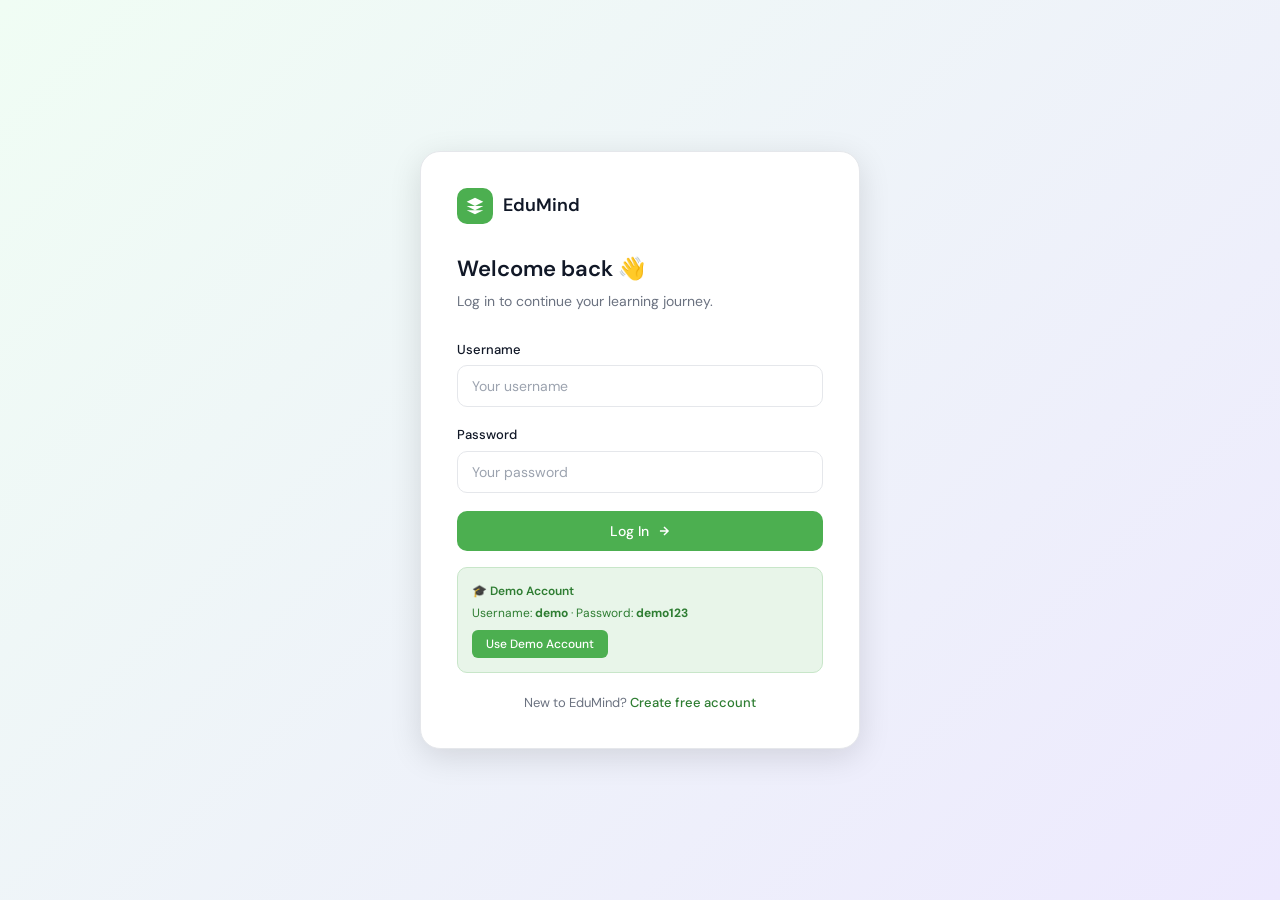
<file: settings.html>
<!DOCTYPE html>
<html lang="en">
<head>
<meta charset="UTF-8">
<meta name="viewport" content="width=device-width, initial-scale=1.0">
<title>Settings — EduMind</title>
<link rel="stylesheet" href="style.css">
</head>
<body>

<nav class="dash-nav">
  <div class="dash-nav-left">
    <button class="nav-hamburger" id="nav-hamburger" aria-label="Menu">
      <svg width="20" height="20" viewBox="0 0 24 24" fill="none" stroke="currentColor" stroke-width="2"><line x1="3" y1="6" x2="21" y2="6"/><line x1="3" y1="12" x2="21" y2="12"/><line x1="3" y1="18" x2="21" y2="18"/></svg>
    </button>
    <a href="index.html" class="nav-logo">
      <div class="logo-icon"><svg viewBox="0 0 24 24" fill="white" width="18" height="18"><path d="M12 2L2 7l10 5 10-5-10-5zM2 17l10 5 10-5M2 12l10 5 10-5"/></svg></div>
      EduMind
    </a>
    <ul class="dash-nav-links">
      <li><a href="dashboard.html">🏠 Home</a></li>
      <li><a href="chat.html">💬 Ask Doubt</a></li>
      <li><a href="study.html">📚 Study</a></li>
      <li><a href="subjects.html">🧪 Subjects</a></li>
      <li><a href="progress.html">📊 Progress</a></li>
    </ul>
  </div>
  <a href="profile.html" class="nav-user">
    <div class="nav-avatar" id="nav-avatar">A</div>
    <div>
      <div class="nav-user-name" id="nav-name">Student</div>
      <div class="nav-user-class" id="nav-class">Class 10</div>
    </div>
  </a>
</nav>

<div class="mobile-nav-overlay" id="mobile-nav-overlay"></div>
<div class="mobile-nav-panel" id="mobile-nav-panel">
  <a href="dashboard.html">🏠 Home</a>
  <a href="chat.html">💬 Ask Doubt</a>
  <a href="study.html">📚 Study</a>
  <a href="subjects.html">🧪 Subjects</a>
  <a href="progress.html">📊 Progress</a>
  <a href="profile.html">👤 Profile</a>
  <a href="settings.html" class="active">⚙️ Settings</a>
</div>

<div class="dash-page">
  <div class="dash-header">
    <h1 class="dash-title">Settings</h1>
    <p class="dash-subtitle">Manage your preferences and account</p>
  </div>

  <div class="settings-layout">
    <!-- LEFT NAV -->
    <div class="settings-nav">
      <button class="settings-nav-item active" onclick="switchSection('ai',this)"><span class="nav-icon">🤖</span> AI &amp; API</button>
      <button class="settings-nav-item" onclick="switchSection('appearance',this)"><span class="nav-icon">🎨</span> Appearance</button>
      <button class="settings-nav-item" onclick="switchSection('notifications',this)"><span class="nav-icon">🔔</span> Notifications</button>
      <button class="settings-nav-item" onclick="switchSection('privacy',this)"><span class="nav-icon">🔒</span> Privacy</button>
      <button class="settings-nav-item" onclick="switchSection('shortcuts',this)"><span class="nav-icon">⌨️</span> Shortcuts</button>
      <button class="settings-nav-item" onclick="switchSection('data',this)"><span class="nav-icon">💾</span> Data</button>
      <button class="settings-nav-item" onclick="switchSection('danger',this)"><span class="nav-icon">⚠️</span> Danger Zone</button>
    </div>

    <!-- RIGHT CONTENT -->
    <div class="settings-content">

      <!-- AI & API -->
      <div class="settings-section active" id="section-ai">
        <div class="section-header">
          <h2>AI &amp; API Settings</h2>
          <p>Configure the AI model and how it interacts with you</p>
        </div>
        <div class="section-body">

          <div class="setting-row">
            <div class="setting-info">
              <label>Grok API Key</label>
              <p>Your xAI API key. Used to power AI responses. Keep this private.</p>
              <div style="margin-top:10px">
                <span class="status-badge disconnected" id="apiStatusBadge"><span class="status-dot"></span><span id="apiStatusText">Checking…</span></span>
              </div>
            </div>
            <div class="setting-control">
              <div class="api-key-wrapper">
                <input type="password" id="apiKeyInput" placeholder="xai-…" autocomplete="off" oninput="markDirty()" />
                <button class="api-key-toggle" onclick="toggleKeyVis()" id="apiKeyToggleBtn">👁️</button>
              </div>
              <div class="api-key-actions">
                <button class="btn-primary btn-sm" onclick="saveApiKey()">Save Key</button>
                <button class="btn btn-sm" onclick="testApiKey()">Test</button>
              </div>
            </div>
          </div>

          <div class="setting-row">
            <div class="setting-info">
              <label>AI Model</label>
              <p>Grok 3 Mini is fast and cost-efficient for everyday tutoring.</p>
            </div>
            <div class="setting-control">
              <select class="setting-select" id="modelSelect" onchange="markDirty()">
                <option value="grok-3-mini">Grok 3 Mini (Fast)</option>
                <option value="grok-3">Grok 3 (Powerful)</option>
                <option value="grok-2">Grok 2</option>
              </select>
            </div>
          </div>

          <div class="setting-row">
            <div class="setting-info">
              <label>Response Language</label>
              <p>Language the AI uses to explain concepts.</p>
            </div>
            <div class="setting-control">
              <select class="setting-select" id="languageSelect" onchange="markDirty()">
                <option value="english">English</option>
                <option value="hinglish">Hinglish (Hindi + English)</option>
                <option value="hindi">Hindi</option>
              </select>
            </div>
          </div>

          <div class="setting-row">
            <div class="setting-info">
              <label>Explanation Style</label>
              <p>How the AI structures its answers.</p>
            </div>
            <div class="setting-control">
              <select class="setting-select" id="styleSelect" onchange="markDirty()">
                <option value="detailed">Detailed with examples</option>
                <option value="concise">Concise and direct</option>
                <option value="stepwise">Step-by-step</option>
                <option value="socratic">Socratic (asks you questions)</option>
              </select>
            </div>
          </div>

          <div class="setting-row">
            <div class="setting-info">
              <label>Include Practice Questions</label>
              <p>After explaining a concept, AI will suggest practice problems.</p>
            </div>
            <div class="setting-control">
              <label class="toggle-switch">
                <input type="checkbox" id="togglePractice" onchange="markDirty()" checked />
                <div class="toggle-track"></div><div class="toggle-thumb"></div>
              </label>
            </div>
          </div>

          <div class="setting-row">
            <div class="setting-info">
              <label>Exam-Focused Mode</label>
              <p>AI prioritises board exam tips, shortcuts, and past year questions.</p>
            </div>
            <div class="setting-control">
              <label class="toggle-switch">
                <input type="checkbox" id="toggleExamMode" onchange="markDirty()" />
                <div class="toggle-track"></div><div class="toggle-thumb"></div>
              </label>
            </div>
          </div>

        </div>
      </div>

      <!-- APPEARANCE -->
      <div class="settings-section" id="section-appearance">
        <div class="section-header">
          <h2>Appearance</h2>
          <p>Personalise how EduMind looks</p>
        </div>
        <div class="section-body">

          <div class="setting-row">
            <div class="setting-info">
              <label>Theme</label>
              <p>Choose a colour theme for the app.</p>
            </div>
            <div class="setting-control">
              <div class="theme-options">
                <div class="theme-card theme-light selected" id="theme-light" onclick="selectTheme('light')">
                  <div class="theme-preview"><div class="tp-bar wide"></div><div class="tp-bar mid"></div><div class="tp-bar short"></div></div>
                  <div class="theme-card-label">Light</div>
                </div>
                <div class="theme-card theme-dark" id="theme-dark" onclick="selectTheme('dark')">
                  <div class="theme-preview"><div class="tp-bar wide"></div><div class="tp-bar mid"></div><div class="tp-bar short"></div></div>
                  <div class="theme-card-label">Dark</div>
                </div>
                <div class="theme-card theme-sepia" id="theme-sepia" onclick="selectTheme('sepia')">
                  <div class="theme-preview"><div class="tp-bar wide"></div><div class="tp-bar mid"></div><div class="tp-bar short"></div></div>
                  <div class="theme-card-label">Sepia</div>
                </div>
              </div>
            </div>
          </div>

          <div class="setting-row">
            <div class="setting-info">
              <label>Chat Font Size</label>
              <p>Adjust text size in the AI chat window.</p>
            </div>
            <div class="setting-control">
              <div class="font-size-control">
                <button onclick="changeFontSize(-1)">−</button>
                <span class="font-size-value" id="fontSizeValue">16px</span>
                <button onclick="changeFontSize(1)">+</button>
              </div>
            </div>
          </div>

          <div class="setting-row">
            <div class="setting-info">
              <label>Animate Responses</label>
              <p>AI responses stream in character by character.</p>
            </div>
            <div class="setting-control">
              <label class="toggle-switch">
                <input type="checkbox" id="toggleAnimate" onchange="markDirty()" checked />
                <div class="toggle-track"></div><div class="toggle-thumb"></div>
              </label>
            </div>
          </div>

        </div>
      </div>

      <!-- NOTIFICATIONS -->
      <div class="settings-section" id="section-notifications">
        <div class="section-header">
          <h2>Notifications</h2>
          <p>Control what reminders and alerts you receive</p>
        </div>
        <div class="section-body">

          <div class="setting-row">
            <div class="setting-info">
              <label>Daily Study Reminders</label>
              <p>Get a reminder every day to maintain your streak.</p>
            </div>
            <div class="setting-control">
              <label class="toggle-switch">
                <input type="checkbox" id="toggleDailyReminder" onchange="markDirty()" checked />
                <div class="toggle-track"></div><div class="toggle-thumb"></div>
              </label>
            </div>
          </div>

          <div class="setting-row">
            <div class="setting-info">
              <label>Reminder Time</label>
              <p>When should EduMind remind you to study?</p>
            </div>
            <div class="setting-control">
              <select class="setting-select" id="reminderTime" onchange="markDirty()">
                <option value="07:00">7:00 AM</option>
                <option value="08:00">8:00 AM</option>
                <option value="17:00" selected>5:00 PM</option>
                <option value="18:00">6:00 PM</option>
                <option value="19:00">7:00 PM</option>
                <option value="20:00">8:00 PM</option>
                <option value="21:00">9:00 PM</option>
              </select>
            </div>
          </div>

          <div class="setting-row">
            <div class="setting-info">
              <label>Achievement Notifications</label>
              <p>Pop-up when you unlock a new badge or achievement.</p>
            </div>
            <div class="setting-control">
              <label class="toggle-switch">
                <input type="checkbox" id="toggleAchievements" onchange="markDirty()" checked />
                <div class="toggle-track"></div><div class="toggle-thumb"></div>
              </label>
            </div>
          </div>

          <div class="setting-row">
            <div class="setting-info">
              <label>Streak Warnings</label>
              <p>Alert me if I haven't studied and my streak is at risk.</p>
            </div>
            <div class="setting-control">
              <label class="toggle-switch">
                <input type="checkbox" id="toggleStreakWarn" onchange="markDirty()" checked />
                <div class="toggle-track"></div><div class="toggle-thumb"></div>
              </label>
            </div>
          </div>

        </div>
      </div>

      <!-- PRIVACY -->
      <div class="settings-section" id="section-privacy">
        <div class="section-header">
          <h2>Privacy</h2>
          <p>Control your data and what gets stored</p>
        </div>
        <div class="section-body">

          <div class="setting-row">
            <div class="setting-info">
              <label>Save Chat History</label>
              <p>Store past conversations so you can revisit them.</p>
            </div>
            <div class="setting-control">
              <label class="toggle-switch">
                <input type="checkbox" id="toggleSaveChats" onchange="markDirty()" checked />
                <div class="toggle-track"></div><div class="toggle-thumb"></div>
              </label>
            </div>
          </div>

          <div class="setting-row">
            <div class="setting-info">
              <label>Track Study Progress</label>
              <p>Record sessions, chapters completed, and time studied.</p>
            </div>
            <div class="setting-control">
              <label class="toggle-switch">
                <input type="checkbox" id="toggleTrackProgress" onchange="markDirty()" checked />
                <div class="toggle-track"></div><div class="toggle-thumb"></div>
              </label>
            </div>
          </div>

          <div class="setting-row">
            <div class="setting-info">
              <label>Data Storage</label>
              <p>All data is stored locally in your browser. Nothing is sent to any server except your AI queries to xAI (Grok).</p>
            </div>
            <div class="setting-control">
              <span class="status-badge connected"><span class="status-dot"></span>Local only</span>
            </div>
          </div>

        </div>
      </div>

      <!-- SHORTCUTS -->
      <div class="settings-section" id="section-shortcuts">
        <div class="section-header">
          <h2>Keyboard Shortcuts</h2>
          <p>Speed up your workflow</p>
        </div>
        <div class="section-body">
          <div class="shortcuts-grid">
            <div class="shortcut-row"><span>Send message</span><div><kbd>Enter</kbd></div></div>
            <div class="shortcut-row"><span>New line in chat</span><div><kbd>Shift</kbd> + <kbd>Enter</kbd></div></div>
            <div class="shortcut-row"><span>New chat</span><div><kbd>Ctrl</kbd> + <kbd>N</kbd></div></div>
            <div class="shortcut-row"><span>Go to dashboard</span><div><kbd>Ctrl</kbd> + <kbd>H</kbd></div></div>
            <div class="shortcut-row"><span>Focus chat input</span><div><kbd>/</kbd></div></div>
            <div class="shortcut-row"><span>Open settings</span><div><kbd>Ctrl</kbd> + <kbd>,</kbd></div></div>
          </div>
        </div>
      </div>

      <!-- DATA -->
      <div class="settings-section" id="section-data">
        <div class="section-header">
          <h2>Data Management</h2>
          <p>Export or clear your EduMind data</p>
        </div>
        <div class="section-body">

          <div class="setting-row">
            <div class="setting-info">
              <label>Export All Data</label>
              <p>Download a JSON backup of all your chats, progress, and settings.</p>
            </div>
            <div class="setting-control">
              <button class="btn btn-sm" onclick="exportData()">📥 Export</button>
            </div>
          </div>

          <div class="setting-row">
            <div class="setting-info">
              <label>Import Data</label>
              <p>Restore from a previously exported EduMind JSON file.</p>
            </div>
            <div class="setting-control">
              <label class="btn btn-sm" style="cursor:pointer">
                📤 Import
                <input type="file" accept=".json" style="display:none" onchange="importData(this)" />
              </label>
            </div>
          </div>

          <div class="setting-row">
            <div class="setting-info">
              <label>Storage Used</label>
              <p>How much localStorage space EduMind is using.</p>
            </div>
            <div class="setting-control">
              <span style="font-size:14px;font-weight:600;color:var(--purple)" id="storageUsed">Calculating…</span>
            </div>
          </div>

          <div class="setting-row">
            <div class="setting-info">
              <label>Clear Chat History</label>
              <p>Delete all saved chat conversations. Progress data will not be affected.</p>
            </div>
            <div class="setting-control">
              <button class="btn-danger" onclick="clearChats()">Clear Chats</button>
            </div>
          </div>

        </div>
      </div>

      <!-- DANGER ZONE -->
      <div class="settings-section danger-zone" id="section-danger">
        <div class="section-header">
          <h2>⚠️ Danger Zone</h2>
          <p>These actions are irreversible. Please be certain before proceeding.</p>
        </div>
        <div class="section-body">

          <div class="setting-row">
            <div class="setting-info">
              <label>Reset Progress</label>
              <p>Clear all study progress, streaks, chapters, and weekly stats. Your account and chats remain.</p>
            </div>
            <div class="setting-control">
              <button class="btn-danger" onclick="resetProgress()">Reset Progress</button>
            </div>
          </div>

          <div class="setting-row">
            <div class="setting-info">
              <label>Log Out</label>
              <p>Sign out of your account on this device.</p>
            </div>
            <div class="setting-control">
              <button class="btn-danger" onclick="logout()">Log Out</button>
            </div>
          </div>

          <div class="setting-row">
            <div class="setting-info">
              <label>Delete Account</label>
              <p>Permanently delete your EduMind account and all data from this device. Cannot be undone.</p>
            </div>
            <div class="setting-control">
              <button class="btn-danger" style="border-color:#DC2626;background:#FEE2E2" onclick="deleteAccount()">Delete Account</button>
            </div>
          </div>

        </div>
      </div>

    </div><!-- end settings-content -->
  </div><!-- end settings-layout -->
</div><!-- end dash-page -->

<!-- Save bar -->
<div class="save-bar" id="saveBar">
  <span>Unsaved changes</span>
  <button class="btn-discard" onclick="discardChanges()">Discard</button>
  <button class="btn-save" onclick="saveAllSettings()">Save</button>
</div>

<script src="app.js"></script>
<script>
if (!EduMind.requireAuth()) {/* redirected */} else {
  EduMind.populateDashNav();
  EduMind.initMobileNav();

  const SETTINGS_KEY = 'edumind_settings';
  let isDirty = false;
  let savedSettings = {};
  let currentFontSize = 16;
  let currentTheme    = 'light';

  const DEFAULTS = {
    apiKey: 'xai-jZXRNkmc4oqvdTuPJQGbEzcYqcSlbKA0QW5boB8eATpNQShRcUVQnT7O18rE3z7cc6pNddJIeg88BKLL',
    model: 'grok-3-mini', language: 'english', style: 'detailed',
    practice: true, examMode: false, theme: 'light', fontSize: 16,
    animate: true, dailyReminder: true, reminderTime: '17:00',
    achievements: true, streakWarn: true,
    saveChats: true, trackProgress: true,
  };

  function loadSettings() {
    try { return { ...DEFAULTS, ...JSON.parse(localStorage.getItem(SETTINGS_KEY) || '{}') }; }
    catch { return { ...DEFAULTS }; }
  }

  function applyToUI(s) {
    document.getElementById('apiKeyInput').value        = s.apiKey || '';
    document.getElementById('modelSelect').value        = s.model || 'grok-3-mini';
    document.getElementById('languageSelect').value     = s.language || 'english';
    document.getElementById('styleSelect').value        = s.style || 'detailed';
    document.getElementById('togglePractice').checked   = s.practice !== false;
    document.getElementById('toggleExamMode').checked   = !!s.examMode;
    document.getElementById('toggleAnimate').checked    = s.animate !== false;
    document.getElementById('toggleDailyReminder').checked = s.dailyReminder !== false;
    document.getElementById('reminderTime').value       = s.reminderTime || '17:00';
    document.getElementById('toggleAchievements').checked = s.achievements !== false;
    document.getElementById('toggleStreakWarn').checked = s.streakWarn !== false;
    document.getElementById('toggleSaveChats').checked  = s.saveChats !== false;
    document.getElementById('toggleTrackProgress').checked = s.trackProgress !== false;
    currentFontSize = s.fontSize || 16;
    document.getElementById('fontSizeValue').textContent = currentFontSize + 'px';
    currentTheme = s.theme || 'light';
    selectThemeUI(currentTheme);
    updateApiStatus(s.apiKey);
  }

  function collectSettings() {
    return {
      apiKey: document.getElementById('apiKeyInput').value.trim(),
      model: document.getElementById('modelSelect').value,
      language: document.getElementById('languageSelect').value,
      style: document.getElementById('styleSelect').value,
      practice: document.getElementById('togglePractice').checked,
      examMode: document.getElementById('toggleExamMode').checked,
      theme: currentTheme, fontSize: currentFontSize,
      animate: document.getElementById('toggleAnimate').checked,
      dailyReminder: document.getElementById('toggleDailyReminder').checked,
      reminderTime: document.getElementById('reminderTime').value,
      achievements: document.getElementById('toggleAchievements').checked,
      streakWarn: document.getElementById('toggleStreakWarn').checked,
      saveChats: document.getElementById('toggleSaveChats').checked,
      trackProgress: document.getElementById('toggleTrackProgress').checked,
    };
  }

  function markDirty() {
    if (!isDirty) {
      isDirty = true;
      document.getElementById('saveBar').classList.add('visible');
    }
  }

  function saveAllSettings() {
    const s = collectSettings();
    localStorage.setItem(SETTINGS_KEY, JSON.stringify(s));
    savedSettings = { ...s };
    isDirty = false;
    document.getElementById('saveBar').classList.remove('visible');
    EduMind.showToast('Settings saved!', 'success');
    updateApiStatus(s.apiKey);
  }

  function discardChanges() {
    applyToUI(savedSettings);
    isDirty = false;
    document.getElementById('saveBar').classList.remove('visible');
  }

  function switchSection(name, btn) {
    document.querySelectorAll('.settings-section').forEach(s => s.classList.remove('active'));
    document.querySelectorAll('.settings-nav-item').forEach(b => b.classList.remove('active'));
    document.getElementById('section-' + name).classList.add('active');
    btn.classList.add('active');
  }

  // API Key
  function toggleKeyVis() {
    const inp = document.getElementById('apiKeyInput');
    const btn = document.getElementById('apiKeyToggleBtn');
    if (inp.type === 'password') { inp.type = 'text'; btn.textContent = '🙈'; }
    else { inp.type = 'password'; btn.textContent = '👁️'; }
  }

  function saveApiKey() {
    const key = document.getElementById('apiKeyInput').value.trim();
    if (!key) { EduMind.showToast('Enter an API key first', 'error'); return; }
    const s = loadSettings(); s.apiKey = key;
    localStorage.setItem(SETTINGS_KEY, JSON.stringify(s));
    updateApiStatus(key);
    EduMind.showToast('API key saved!', 'success');
  }

  async function testApiKey() {
    const key = document.getElementById('apiKeyInput').value.trim();
    if (!key) { EduMind.showToast('Enter a key first', 'error'); return; }
    const badge = document.getElementById('apiStatusBadge');
    badge.className = 'status-badge';
    badge.innerHTML = '<span class="status-dot"></span> Testing…';
    try {
      const res = await fetch('https://api.x.ai/v1/chat/completions', {
        method: 'POST',
        headers: { 'Content-Type': 'application/json', 'Authorization': `Bearer ${key}` },
        body: JSON.stringify({ model: 'grok-3-mini', max_tokens: 5, messages: [{ role: 'user', content: 'Hi' }] })
      });
      if (res.ok) {
        badge.className = 'status-badge connected';
        badge.innerHTML = '<span class="status-dot"></span> Connected ✓';
        EduMind.showToast('API key is valid!', 'success');
      } else {
        badge.className = 'status-badge disconnected';
        badge.innerHTML = '<span class="status-dot"></span> Invalid key';
        EduMind.showToast('API key invalid', 'error');
      }
    } catch {
      badge.className = 'status-badge disconnected';
      badge.innerHTML = '<span class="status-dot"></span> Connection failed';
      EduMind.showToast('Could not reach xAI', 'error');
    }
  }

  function updateApiStatus(key) {
    const badge = document.getElementById('apiStatusBadge');
    if (key && key.startsWith('xai-') && key.length > 20) {
      badge.className = 'status-badge connected';
      badge.innerHTML = '<span class="status-dot"></span> Key saved';
    } else {
      badge.className = 'status-badge disconnected';
      badge.innerHTML = '<span class="status-dot"></span> No key set';
    }
  }

  // Theme
  function selectTheme(t) { currentTheme = t; selectThemeUI(t); markDirty(); }
  function selectThemeUI(t) {
    document.querySelectorAll('.theme-card').forEach(c => c.classList.remove('selected'));
    const el = document.getElementById('theme-' + t);
    if (el) el.classList.add('selected');
  }

  // Font size
  function changeFontSize(d) {
    currentFontSize = Math.max(12, Math.min(22, currentFontSize + d));
    document.getElementById('fontSizeValue').textContent = currentFontSize + 'px';
    markDirty();
  }

  // Storage size
  function calcStorage() {
    let total = 0;
    for (let k in localStorage) {
      if (Object.prototype.hasOwnProperty.call(localStorage, k) && k.startsWith('edumind')) {
        total += (localStorage[k].length + k.length) * 2;
      }
    }
    const el = document.getElementById('storageUsed');
    if (el) el.textContent = (total / 1024).toFixed(1) + ' KB';
  }

  // Export
  function exportData() {
    const data = {};
    for (let k in localStorage) {
      if (Object.prototype.hasOwnProperty.call(localStorage, k) && k.startsWith('edumind')) {
        try { data[k] = JSON.parse(localStorage[k]); } catch { data[k] = localStorage[k]; }
      }
    }
    const a   = document.createElement('a');
    a.href    = URL.createObjectURL(new Blob([JSON.stringify(data, null, 2)], { type: 'application/json' }));
    a.download = 'edumind-backup-' + new Date().toISOString().slice(0,10) + '.json';
    a.click();
    URL.revokeObjectURL(a.href);
    EduMind.showToast('Data exported!', 'success');
  }

  function importData(input) {
    const file = input.files[0]; if (!file) return;
    const reader = new FileReader();
    reader.onload = e => {
      try {
        const data = JSON.parse(e.target.result);
        if (!confirm('This will overwrite your current EduMind data. Continue?')) return;
        for (let k in data) localStorage.setItem(k, typeof data[k] === 'string' ? data[k] : JSON.stringify(data[k]));
        EduMind.showToast('Data imported!', 'success');
        setTimeout(() => location.reload(), 800);
      } catch { EduMind.showToast('Invalid backup file', 'error'); }
    };
    reader.readAsText(file);
  }

  // Danger zone
  function clearChats() {
    if (!confirm('Delete all saved chat conversations? This cannot be undone.')) return;
    Object.keys(localStorage).filter(k => k.startsWith('edumind_chat_') || k === 'edumind_chatlist').forEach(k => localStorage.removeItem(k));
    EduMind.showToast('Chat history cleared', 'success');
    calcStorage();
  }

  function resetProgress() {
    if (!confirm('Reset all study progress? Streaks, chapters, and sessions will be cleared.')) return;
    localStorage.removeItem('edumind_progress');
    const profile = EduMind.Storage.getProfile();
    if (profile) { profile.completedChapters = []; profile.weakTopics = []; EduMind.Storage.setProfile(profile); }
    EduMind.showToast('Progress reset', 'success');
  }

  function logout() {
    if (!confirm('Log out of EduMind?')) return;
    EduMind.Storage.logout();
    window.location.href = 'login.html';
  }

  function deleteAccount() {
    const username = prompt('Type your username to confirm deletion:');
    if (!username) return;
    const user = EduMind.Storage.getUser();
    if (!user || username !== user.username) { EduMind.showToast('Username did not match', 'error'); return; }
    try {
      const users = JSON.parse(localStorage.getItem('edumind_users') || '{}');
      delete users[username];
      localStorage.setItem('edumind_users', JSON.stringify(users));
    } catch {}
    Object.keys(localStorage).filter(k => k.startsWith('edumind') && k !== 'edumind_users').forEach(k => localStorage.removeItem(k));
    EduMind.showToast('Account deleted', 'success');
    setTimeout(() => window.location.href = 'login.html', 800);
  }

  // Init
  const s = loadSettings();
  savedSettings = { ...s };
  applyToUI(s);
  calcStorage();
  document.getElementById('apiKeyInput').addEventListener('input', markDirty);
}
</script>
</body>
</html>
</file>
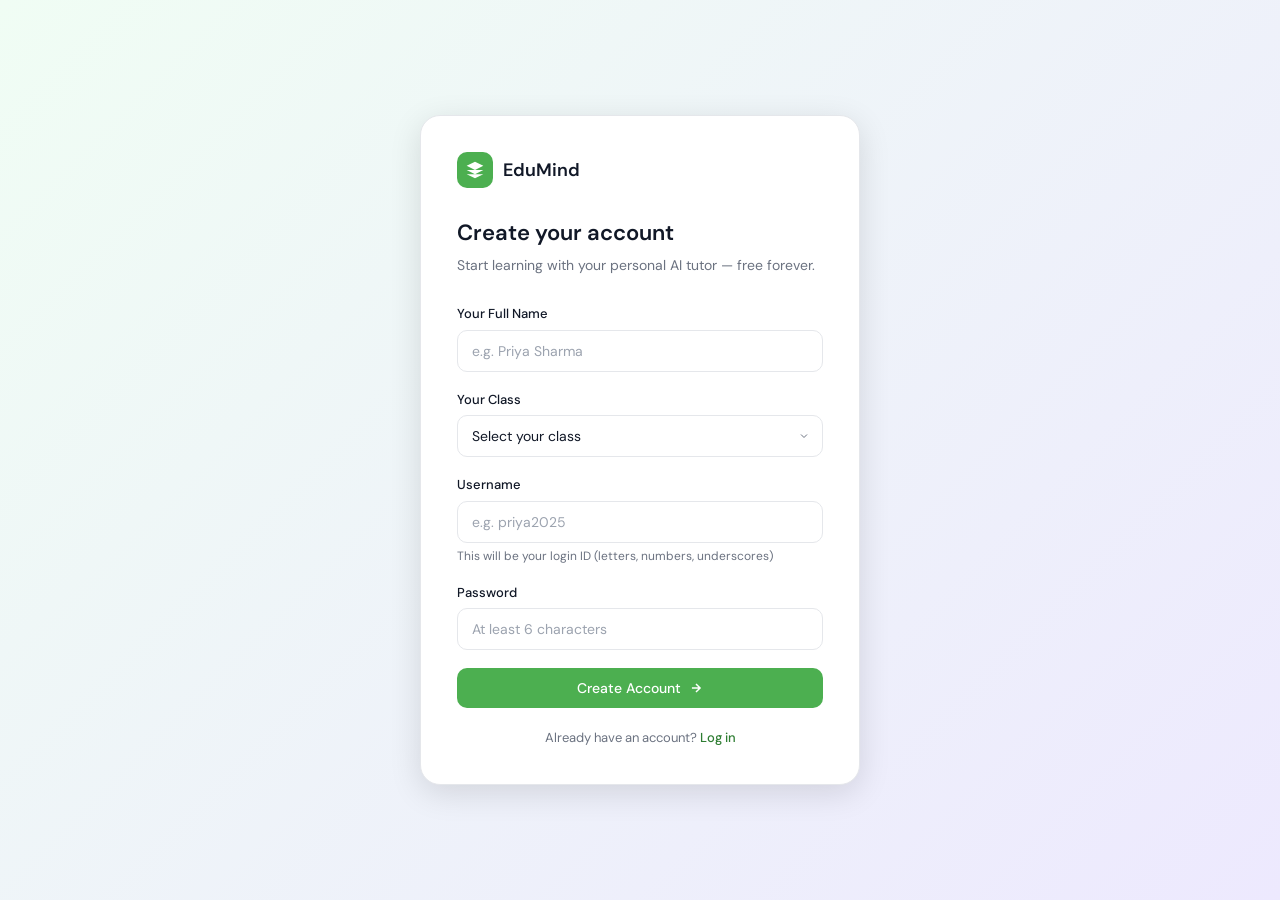
<file: signup.html>
<!DOCTYPE html>
<html lang="en">
<head>
<meta charset="UTF-8">
<meta name="viewport" content="width=device-width, initial-scale=1.0">
<title>Sign Up — EduMind</title>
<link rel="stylesheet" href="style.css">
</head>
<body>
<div class="auth-page">
  <div class="auth-card">
    <div class="auth-logo">
      <div class="auth-logo-icon"><svg viewBox="0 0 24 24" fill="white"><path d="M12 2L2 7l10 5 10-5-10-5zM2 17l10 5 10-5M2 12l10 5 10-5"/></svg></div>
      <span class="auth-logo-text">EduMind</span>
    </div>

    <div class="auth-title">Create your account</div>
    <div class="auth-sub">Start learning with your personal AI tutor — free forever.</div>

    <div id="step1">
      <div class="form-group">
        <label class="form-label">Your Full Name</label>
        <input type="text" class="form-input" id="inp-name" placeholder="e.g. Priya Sharma" autocomplete="name" />
        <div class="form-error" id="err-name">Please enter your name</div>
      </div>

      <div class="form-group">
        <label class="form-label">Your Class</label>
        <select class="form-select" id="inp-class" onchange="handleClassChange()">
          <option value="">Select your class</option>
          <option value="6">Class 6</option>
          <option value="7">Class 7</option>
          <option value="8">Class 8</option>
          <option value="9">Class 9</option>
          <option value="10">Class 10</option>
          <option value="11">Class 11</option>
          <option value="12">Class 12</option>
        </select>
        <div class="form-error" id="err-class">Please select your class</div>
      </div>

      <div class="form-group stream-row" id="stream-row">
        <label class="form-label">Your Stream</label>
        <select class="form-select" id="inp-stream">
          <option value="">Select your stream</option>
          <option value="Science">Science (PCM / PCB)</option>
          <option value="Commerce">Commerce</option>
          <option value="Arts">Arts / Humanities</option>
        </select>
        <div class="form-error" id="err-stream">Please select your stream</div>
      </div>

      <div class="form-group">
        <label class="form-label">Username</label>
        <input type="text" class="form-input" id="inp-username" placeholder="e.g. priya2025" autocomplete="username" />
        <div class="form-hint">This will be your login ID (letters, numbers, underscores)</div>
        <div class="form-error" id="err-username">Username must be at least 3 characters</div>
      </div>

      <div class="form-group">
        <label class="form-label">Password</label>
        <input type="password" class="form-input" id="inp-password" placeholder="At least 6 characters" autocomplete="new-password" />
        <div class="form-error" id="err-password">Password must be at least 6 characters</div>
      </div>

      <button class="btn-primary btn-full" onclick="handleSignup()">
        Create Account
        <svg width="14" height="14" viewBox="0 0 24 24" fill="none" stroke="currentColor" stroke-width="2.5"><path d="M5 12h14M12 5l7 7-7 7"/></svg>
      </button>
    </div>

    <!-- Success -->
    <div id="step2" style="display:none;text-align:center;padding:20px 0">
      <div style="font-size:48px;margin-bottom:16px">🎉</div>
      <div style="font-size:20px;font-weight:600;margin-bottom:8px" id="welcome-msg">Welcome!</div>
      <div style="font-size:14px;color:var(--text-muted);margin-bottom:24px">Your account is ready. Let's start learning!</div>
      <div class="spinner" style="margin:0 auto;border-color:rgba(76,175,80,0.3);border-top-color:var(--green)"></div>
    </div>

    <div class="auth-footer">Already have an account? <a href="login.html">Log in</a></div>
  </div>
</div>

<script src="app.js"></script>
<script>
  EduMind.redirectIfLoggedIn('dashboard.html');

  function handleClassChange() {
    const cls = parseInt(document.getElementById('inp-class').value);
    document.getElementById('stream-row').classList.toggle('show', cls >= 11);
  }

  function handleSignup() {
    const name     = document.getElementById('inp-name').value.trim();
    const cls      = document.getElementById('inp-class').value;
    const stream   = document.getElementById('inp-stream').value;
    const username = document.getElementById('inp-username').value.trim().toLowerCase().replace(/[^a-z0-9_]/g, '');
    const password = document.getElementById('inp-password').value;

    document.querySelectorAll('.form-error').forEach(e => e.classList.remove('show'));
    let valid = true;

    if (name.length < 2)    { document.getElementById('err-name').textContent = 'Please enter your full name'; document.getElementById('err-name').classList.add('show'); valid = false; }
    if (!cls)               { document.getElementById('err-class').classList.add('show'); valid = false; }
    if (parseInt(cls) >= 11 && !stream) { document.getElementById('err-stream').classList.add('show'); valid = false; }
    if (username.length < 3){ document.getElementById('err-username').textContent = 'Username must be at least 3 characters'; document.getElementById('err-username').classList.add('show'); valid = false; }
    if (password.length < 6){ document.getElementById('err-password').classList.add('show'); valid = false; }
    if (!valid) return;

    let users = {};
    try { users = JSON.parse(localStorage.getItem('edumind_users') || '{}'); } catch {}
    if (users[username]) {
      document.getElementById('err-username').textContent = 'This username is already taken';
      document.getElementById('err-username').classList.add('show');
      return;
    }

    users[username] = { password, name, studentClass: cls, stream: parseInt(cls) >= 11 ? stream : null, createdAt: new Date().toISOString() };
    localStorage.setItem('edumind_users', JSON.stringify(users));

    EduMind.Storage.setUser({ username, loggedIn: true });
    EduMind.Storage.setProfile({
      name, studentClass: cls,
      stream: parseInt(cls) >= 11 ? stream : null,
      username, weakTopics: [], completedChapters: [],
      lastActive: new Date().toISOString(), createdAt: new Date().toISOString()
    });

    document.getElementById('step1').style.display = 'none';
    document.getElementById('step2').style.display = 'block';
    document.getElementById('welcome-msg').textContent = `Welcome, ${name.split(' ')[0]}! 🎉`;

    setTimeout(() => window.location.href = 'dashboard.html', 1500);
  }
</script>
</body>
</html>
</file>
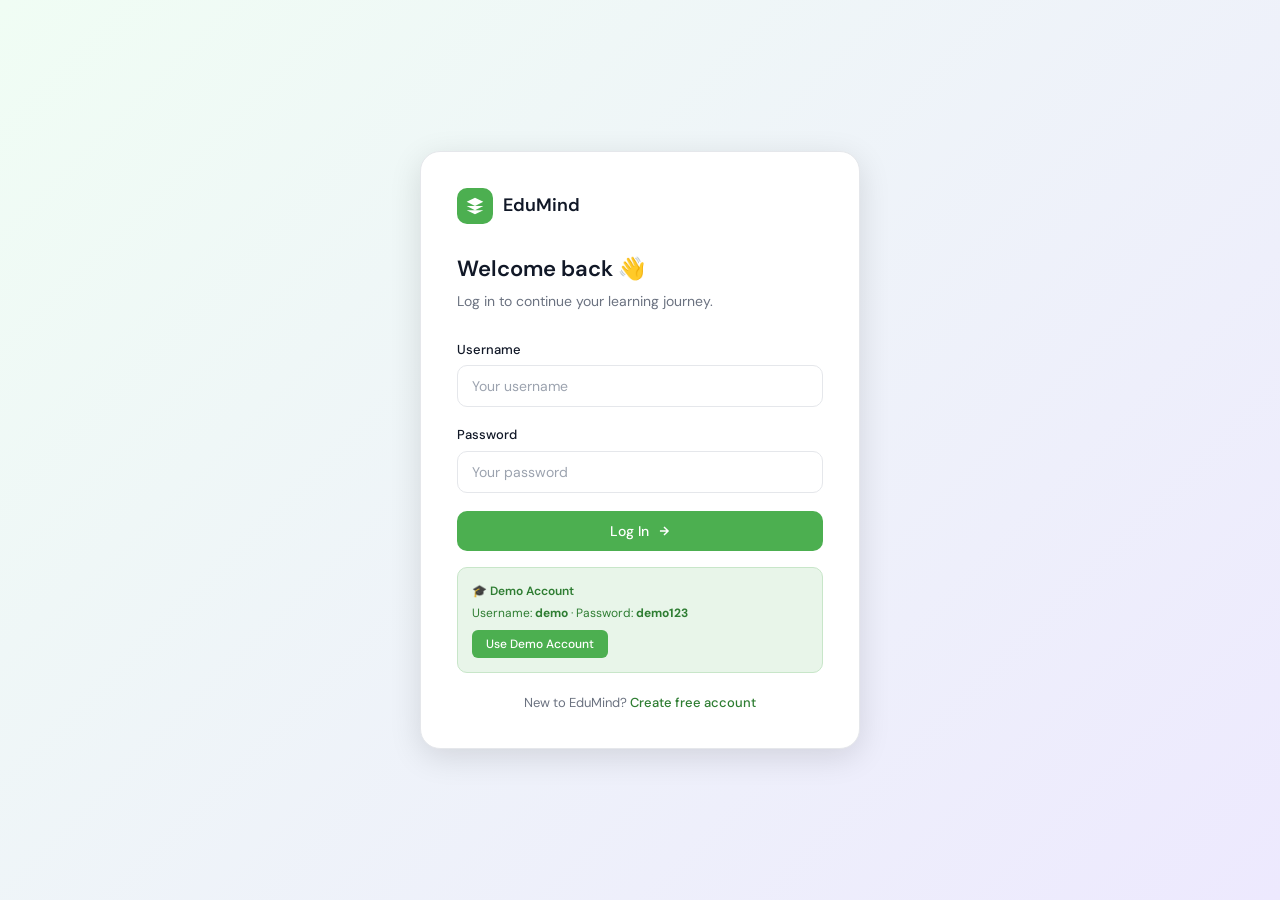
<file: study.html>
<!DOCTYPE html>
<html lang="en">
<head>
<meta charset="UTF-8">
<meta name="viewport" content="width=device-width, initial-scale=1.0">
<title>Study Mode — EduMind</title>
<link rel="stylesheet" href="style.css">
</head>
<body>

<nav class="dash-nav">
  <div class="dash-nav-left">
    <button class="nav-hamburger" id="nav-hamburger" aria-label="Menu">
      <svg width="20" height="20" viewBox="0 0 24 24" fill="none" stroke="currentColor" stroke-width="2"><line x1="3" y1="6" x2="21" y2="6"/><line x1="3" y1="12" x2="21" y2="12"/><line x1="3" y1="18" x2="21" y2="18"/></svg>
    </button>
    <a href="index.html" class="nav-logo">
      <div class="logo-icon"><svg viewBox="0 0 24 24" fill="white" width="18" height="18"><path d="M12 2L2 7l10 5 10-5-10-5zM2 17l10 5 10-5M2 12l10 5 10-5"/></svg></div>
      EduMind
    </a>
    <ul class="dash-nav-links">
      <li><a href="dashboard.html">🏠 Home</a></li>
      <li><a href="chat.html">💬 Ask Doubt</a></li>
      <li><a href="study.html" class="active">📚 Study</a></li>
      <li><a href="subjects.html">🧪 Subjects</a></li>
      <li><a href="progress.html">📊 Progress</a></li>
    </ul>
  </div>
  <a href="profile.html" class="nav-user">
    <div class="nav-avatar" id="nav-avatar">A</div>
    <div>
      <div class="nav-user-name" id="nav-name">Student</div>
      <div class="nav-user-class" id="nav-class">Class 10</div>
    </div>
  </a>
</nav>

<div class="mobile-nav-overlay" id="mobile-nav-overlay"></div>
<div class="mobile-nav-panel" id="mobile-nav-panel">
  <a href="dashboard.html">🏠 Home</a>
  <a href="chat.html">💬 Ask Doubt</a>
  <a href="study.html" class="active">📚 Study</a>
  <a href="subjects.html">🧪 Subjects</a>
  <a href="progress.html">📊 Progress</a>
  <a href="profile.html">👤 Profile</a>
  <a href="settings.html">⚙️ Settings</a>
</div>

<div class="study-layout">
  <!-- CHAPTER SIDEBAR -->
  <div class="study-sidebar">
    <div style="font-size:15px;font-weight:600;margin-bottom:4px">Study Mode</div>
    <div style="font-size:12px;color:var(--text-muted);margin-bottom:16px">Pick a chapter to begin</div>

    <div style="margin-bottom:12px">
      <label class="form-label" style="font-size:12px">Subject</label>
      <select class="form-select" id="subject-sel" onchange="loadChapters()" style="font-size:13px;padding:8px 12px">
        <option value="">Select subject</option>
      </select>
    </div>
    <div id="chapter-list"></div>
  </div>

  <!-- STUDY AREA -->
  <div class="study-main">
    <div style="padding:14px 20px;border-bottom:1px solid var(--border-light);background:var(--surface);display:flex;align-items:center;justify-content:space-between;gap:12px;flex-shrink:0">
      <div style="min-width:0">
        <div style="font-size:15px;font-weight:600;white-space:nowrap;overflow:hidden;text-overflow:ellipsis" id="study-title">Select a Chapter</div>
        <div style="font-size:12px;color:var(--text-muted)" id="study-sub">Choose from the sidebar to start learning</div>
      </div>
      <span class="badge badge-green" style="flex-shrink:0">📖 Study Mode</span>
    </div>

    <div class="chat-messages" id="study-messages">
      <div style="text-align:center;padding:60px 20px;color:var(--text-muted);margin:auto">
        <div style="font-size:48px;margin-bottom:16px">📚</div>
        <div style="font-size:18px;font-weight:600;color:var(--text);margin-bottom:8px">Pick a chapter to begin</div>
        <div style="font-size:14px;line-height:1.6;max-width:360px;margin:0 auto">Select a subject and chapter from the left. The AI will teach you topic by topic, checking your understanding at each step.</div>
      </div>
    </div>

    <div id="study-input-area" style="display:none;padding:14px 20px;border-top:1px solid var(--border-light);background:var(--surface);flex-shrink:0">
      <div class="chat-input-box">
        <textarea class="chat-textarea" id="study-input" placeholder="Type your answer or ask a question…" rows="1"></textarea>
        <button class="chat-send-btn" id="study-send-btn" onclick="sendStudyMessage()" title="Send (Enter)">
          <svg viewBox="0 0 24 24" fill="none" stroke="currentColor" stroke-width="2.5"><line x1="22" y1="2" x2="11" y2="13"/><polygon points="22 2 15 22 11 13 2 9 22 2"/></svg>
        </button>
      </div>
    </div>
  </div>
</div>

<script src="app.js"></script>
<script>
if (!EduMind.requireAuth()) {/* redirected */} else {
  const { Storage, buildSystemPrompt, callGrokAPI, renderText, populateDashNav, initMobileNav, showToast } = EduMind;
  populateDashNav();
  initMobileNav();

  const profile = Storage.getProfile();
  const cls     = parseInt(profile.studentClass);
  const stream  = profile.stream;
  let studyMessages = [];
  let isLoading     = false;
  let currentChapter = null;

  const SUBJECTS = {
    Mathematics: {
      6:[`Knowing Our Numbers`,`Whole Numbers`,`Playing with Numbers`,`Basic Geometrical Ideas`,`Fractions`,`Decimals`,`Data Handling`],
      7:[`Integers`,`Fractions and Decimals`,`Simple Equations`,`Lines and Angles`,`Triangles`,`Ratio and Proportion`,`Perimeter and Area`],
      8:[`Rational Numbers`,`Linear Equations`,`Understanding Quadrilaterals`,`Practical Geometry`,`Squares and Square Roots`,`Algebraic Expressions`],
      9:[`Number Systems`,`Polynomials`,`Coordinate Geometry`,`Lines and Angles`,`Triangles`,`Circles`,`Heron's Formula`],
      10:[`Real Numbers`,`Polynomials`,`Linear Equations`,`Quadratic Equations`,`Arithmetic Progressions`,`Triangles`,`Trigonometry`,`Statistics`],
      11:[`Sets`,`Relations and Functions`,`Trigonometric Functions`,`Complex Numbers`,`Linear Inequalities`,`Permutations`,`Binomial Theorem`],
      12:[`Relations and Functions`,`Inverse Trigonometric Functions`,`Matrices`,`Determinants`,`Continuity and Differentiability`,`Application of Derivatives`,`Integrals`,`Probability`]
    },
    Physics: {
      9:[`Motion`,`Force and Laws of Motion`,`Gravitation`,`Work and Energy`,`Sound`],
      10:[`Light – Reflection and Refraction`,`Human Eye`,`Electricity`,`Magnetic Effects`,`Sources of Energy`],
      11:[`Physical World`,`Units and Measurements`,`Motion in a Straight Line`,`Laws of Motion`,`Work Energy and Power`,`Gravitation`],
      12:[`Electric Charges`,`Electrostatic Potential`,`Current Electricity`,`Moving Charges`,`Magnetism`,`Electromagnetic Induction`,`Wave Optics`,`Dual Nature of Radiation`,`Atoms`,`Nuclei`,`Semiconductors`]
    },
    Chemistry: {
      9:[`Matter in Our Surroundings`,`Atoms and Molecules`,`Structure of Atom`],
      10:[`Chemical Reactions`,`Acids Bases and Salts`,`Metals and Non-metals`,`Carbon Compounds`,`Periodic Classification`],
      11:[`Some Basic Concepts`,`Structure of Atom`,`Classification of Elements`,`Chemical Bonding`,`States of Matter`,`Thermodynamics`,`Equilibrium`],
      12:[`Solid State`,`Solutions`,`Electrochemistry`,`Chemical Kinetics`,`Surface Chemistry`,`p-Block Elements`,`d and f Block`,`Coordination Compounds`,`Haloalkanes`,`Alcohols`,`Aldehydes`,`Amines`,`Biomolecules`]
    },
    Biology: {
      9:[`The Fundamental Unit of Life`,`Tissues`,`Diversity in Living Organisms`,`Why do we Fall Ill`,`Natural Resources`],
      10:[`Life Processes`,`Control and Coordination`,`Reproduction`,`Heredity and Evolution`,`Our Environment`],
      11:[`The Living World`,`Biological Classification`,`Plant Kingdom`,`Animal Kingdom`,`Cell: The Unit of Life`,`Biomolecules`,`Cell Cycle`,`Transport in Plants`,`Breathing`],
      12:[`Reproduction in Organisms`,`Human Reproduction`,`Genetics`,`Molecular Basis of Inheritance`,`Evolution`,`Human Health`,`Biotechnology`,`Ecosystem`]
    },
    English: {
      6:[`A Tale of Two Birds`,`The Friendly Mongoose`,`Grammar: Nouns`,`Grammar: Pronouns`,`Writing: Letter`],
      7:[`Three Questions`,`A Gift of Chappals`,`Grammar: Tenses`,`Writing: Paragraph`,`Poem: The Squirrel`],
      8:[`The Best Christmas Present`,`The Tsunami`,`Grammar: Voice`,`Grammar: Reported Speech`,`Writing: Essay`],
      9:[`The Fun They Had`,`The Lost Child`,`The Sound of Music`,`Grammar: Clauses`,`Writing: Story`,`Poem: The Road Not Taken`],
      10:[`A Letter to God`,`Nelson Mandela`,`Grammar: Editing`,`Writing: Formal Letter`,`Poem: Dust of Snow`],
      11:[`The Portrait of a Lady`,`A Photograph`,`Grammar: Error Correction`,`Writing: Notice`,`Reading Comprehension`],
      12:[`The Last Lesson`,`Lost Spring`,`Deep Water`,`Indigo`,`Grammar: Transformation`,`Writing: Report`]
    },
    'Social Science': {
      6:[`What, Where, How and When?`,`On The Trail of the Earliest People`,`Understanding Diversity`,`Government`],
      7:[`New Kings and Kingdoms`,`The Mughal Empire`,`Environment`],
      8:[`From Trade to Territory`,`Ruling the Countryside`,`When People Revolt`],
      9:[`The French Revolution`,`Socialism in Europe`,`Nazism and the Rise of Hitler`,`Forest Society and Colonialism`],
      10:[`The Rise of Nationalism in Europe`,`Nationalism in India`,`Making of a Global World`,`Power Sharing`,`Federalism`]
    },
    Economics: {
      11:[`Introduction to Microeconomics`,`Central Problems`,`Consumer's Equilibrium`,`Demand`,`Supply`,`Market Equilibrium`],
      12:[`National Income`,`Money and Banking`,`Determination of Income`,`Government Budget`,`Balance of Payments`]
    },
    Accountancy: {
      11:[`Introduction to Accounting`,`Theory Base`,`Recording of Transactions`,`Bank Reconciliation`,`Trial Balance`,`Depreciation`],
      12:[`Partnership Accounts`,`Reconstitution of a Partnership`,`Dissolution`,`Share Capital`,`Debentures`,`Cash Flow Statement`]
    }
  };

  function getSubjectsForClass() {
    return Object.keys(SUBJECTS).filter(s => {
      if (cls <= 10) return !['Economics','Accountancy'].includes(s) && SUBJECTS[s][cls];
      if (stream === 'Science')  return ['Mathematics','Physics','Chemistry','Biology','English'].includes(s);
      if (stream === 'Commerce') return ['Mathematics','Economics','Accountancy','English'].includes(s);
      return ['Mathematics','English','Social Science','Economics'].includes(s);
    });
  }

  // Populate subjects dropdown
  const subSel = document.getElementById('subject-sel');
  getSubjectsForClass().forEach(s => {
    const opt = document.createElement('option');
    opt.value = s; opt.textContent = s;
    subSel.appendChild(opt);
  });

  // Check URL param for subject pre-selection
  const urlSubject = new URLSearchParams(window.location.search).get('subject');
  if (urlSubject && subSel.querySelector(`option[value="${urlSubject}"]`)) {
    subSel.value = urlSubject;
    loadChapters();
  }

  function loadChapters() {
    const subj = subSel.value;
    if (!subj) return;
    const chapters   = SUBJECTS[subj]?.[cls] || SUBJECTS[subj]?.[cls <= 10 ? 9 : 11] || [];
    const completed  = Storage.getProfile()?.completedChapters || [];
    const cont = document.getElementById('chapter-list');
    if (!chapters.length) {
      cont.innerHTML = '<div style="font-size:13px;color:var(--text-muted);padding:8px">No chapters found for this class.</div>';
      return;
    }
    cont.innerHTML = '<div style="font-size:11px;font-weight:600;color:var(--text-light);text-transform:uppercase;letter-spacing:0.6px;margin-bottom:8px">Chapters</div>'
      + chapters.map((ch, i) => {
          const done = completed.includes(ch);
          return `<div class="chapter-item${done ? ' done' : ''}" data-chapter="${ch}" data-subject="${subj}" onclick="startChapter(this)">
            <div class="chapter-item-icon">${done ? '✅' : (i+1)}</div>
            <div><div class="chapter-item-text">${ch}</div></div>
          </div>`;
        }).join('');
  }

  function addStudyMessage(html, isUser) {
    const cont = document.getElementById('study-messages');
    const initials = (profile.name || 'S').split(' ').map(n => n[0]).join('').toUpperCase().slice(0,2);
    const div = document.createElement('div');
    div.className = isUser ? 'chat-msg user' : 'chat-msg';
    div.innerHTML = isUser
      ? `<div class="chat-avatar user-av">${initials}</div><div class="chat-bubble">${html.replace(/</g,'&lt;')}</div>`
      : `<div class="chat-avatar ai">AI</div><div class="chat-bubble ai">${html}</div>`;
    cont.appendChild(div);
    cont.scrollTop = cont.scrollHeight;
  }

  function addStudyTyping() {
    const cont = document.getElementById('study-messages');
    const id   = 'st_' + Date.now();
    const div  = document.createElement('div');
    div.className = 'chat-msg'; div.id = id;
    div.innerHTML = `<div class="chat-avatar ai">AI</div><div class="chat-bubble ai"><div class="typing-dots"><span></span><span></span><span></span></div></div>`;
    cont.appendChild(div);
    cont.scrollTop = cont.scrollHeight;
    return id;
  }
  function removeStudyTyping(id) { const el = document.getElementById(id); if (el) el.remove(); }

  // FIXED: receives element directly instead of relying on implicit `event`
  async function startChapter(el) {
    const subject = el.dataset.subject;
    const chapter = el.dataset.chapter;
    document.querySelectorAll('.chapter-item').forEach(e => e.classList.remove('active'));
    el.classList.add('active');
    currentChapter = { subject, chapter };
    studyMessages  = [];
    document.getElementById('study-messages').innerHTML = '';
    document.getElementById('study-title').textContent  = chapter;
    document.getElementById('study-sub').textContent    = `${subject} · Class ${cls}`;
    document.getElementById('study-input-area').style.display = 'block';

    const typingId = addStudyTyping();
    try {
      const sysPrompt = buildSystemPrompt(profile, 'study');
      const initMsg   = `I want to study "${chapter}" from ${subject} (Class ${cls}). Please begin teaching from the first topic.`;
      studyMessages.push({ role: 'user', content: initMsg });
      const response  = await callGrokAPI(studyMessages, sysPrompt);
      removeStudyTyping(typingId);
      addStudyMessage(renderText(response));
      studyMessages.push({ role: 'assistant', content: response });
      Storage.recordStudySession(subject);
    } catch(e) {
      removeStudyTyping(typingId);
      addStudyMessage(`<span style="color:var(--red)">⚠️ Connection error. Please check your internet and try again.</span>`);
      console.error('[EduMind study error]', e);
    }
  }

  async function sendStudyMessage() {
    const input = document.getElementById('study-input');
    const text  = input.value.trim();
    if (!text || isLoading || !currentChapter) return;

    isLoading = true;
    input.value = '';
    input.style.height = 'auto';
    document.getElementById('study-send-btn').disabled = true;

    addStudyMessage(text, true);
    studyMessages.push({ role: 'user', content: text });
    const typingId = addStudyTyping();

    try {
      const sysPrompt = buildSystemPrompt(profile, 'study');
      const response  = await callGrokAPI(studyMessages, sysPrompt);
      removeStudyTyping(typingId);
      addStudyMessage(renderText(response));
      studyMessages.push({ role: 'assistant', content: response });
      Storage.recordStudySession(currentChapter.subject);

      // Check for chapter completion signal
      const lower = response.toLowerCase();
      if (lower.includes('chapter complete') || lower.includes('finished the chapter') || lower.includes('covered all topics')) {
        const prof = Storage.getProfile();
        if (prof && !prof.completedChapters.includes(currentChapter.chapter)) {
          prof.completedChapters.push(currentChapter.chapter);
          Storage.setProfile(prof);
          loadChapters(); // refresh sidebar ticks
          showToast('🎉 Chapter completed! Great work!', 'success');
        }
      }
    } catch(e) {
      removeStudyTyping(typingId);
      addStudyMessage(`<span style="color:var(--red)">⚠️ Error: ${e.message.replace(/</g,'&lt;')}</span>`);
      console.error('[EduMind study error]', e);
    }

    isLoading = false;
    document.getElementById('study-send-btn').disabled = false;
    input.focus();
  }

  const studyInput = document.getElementById('study-input');
  studyInput.addEventListener('input', function() { this.style.height = 'auto'; this.style.height = Math.min(this.scrollHeight, 120) + 'px'; });
  studyInput.addEventListener('keydown', e => { if (e.key === 'Enter' && !e.shiftKey) { e.preventDefault(); sendStudyMessage(); } });
}
</script>
</body>
</html>
</file>
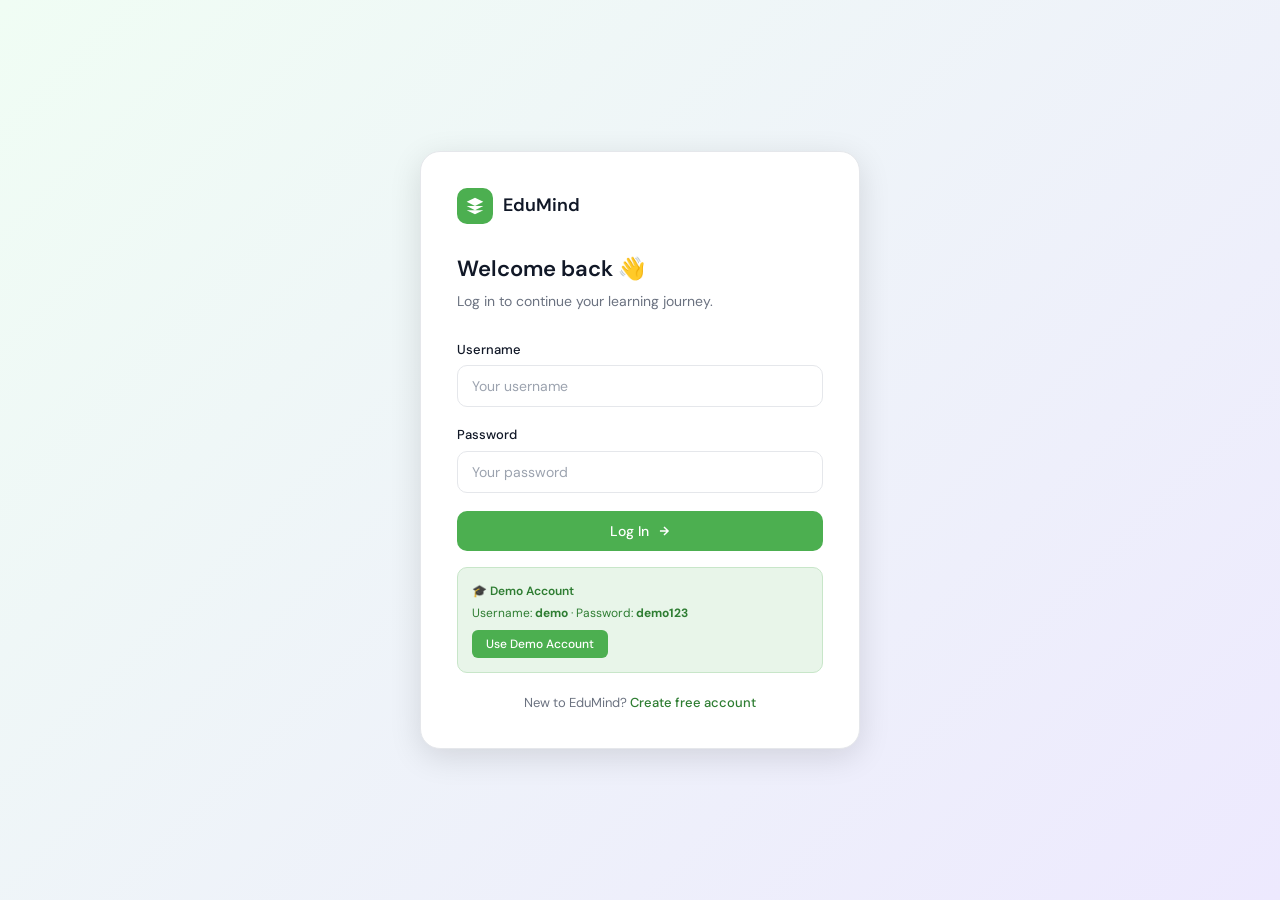
<file: subjects.html>
<!DOCTYPE html>
<html lang="en">
<head>
<meta charset="UTF-8">
<meta name="viewport" content="width=device-width, initial-scale=1.0">
<title>Subjects — EduMind</title>
<link rel="stylesheet" href="style.css">
</head>
<body>

<nav class="dash-nav">
  <div class="dash-nav-left">
    <button class="nav-hamburger" id="nav-hamburger" aria-label="Menu">
      <svg width="20" height="20" viewBox="0 0 24 24" fill="none" stroke="currentColor" stroke-width="2"><line x1="3" y1="6" x2="21" y2="6"/><line x1="3" y1="12" x2="21" y2="12"/><line x1="3" y1="18" x2="21" y2="18"/></svg>
    </button>
    <a href="index.html" class="nav-logo">
      <div class="logo-icon"><svg viewBox="0 0 24 24" fill="white" width="18" height="18"><path d="M12 2L2 7l10 5 10-5-10-5zM2 17l10 5 10-5M2 12l10 5 10-5"/></svg></div>
      EduMind
    </a>
    <ul class="dash-nav-links">
      <li><a href="dashboard.html">🏠 Home</a></li>
      <li><a href="chat.html">💬 Ask Doubt</a></li>
      <li><a href="study.html">📚 Study</a></li>
      <li><a href="subjects.html" class="active">🧪 Subjects</a></li>
      <li><a href="progress.html">📊 Progress</a></li>
    </ul>
  </div>
  <a href="profile.html" class="nav-user">
    <div class="nav-avatar" id="nav-avatar">A</div>
    <div>
      <div class="nav-user-name" id="nav-name">Student</div>
      <div class="nav-user-class" id="nav-class">Class 10</div>
    </div>
  </a>
</nav>

<div class="mobile-nav-overlay" id="mobile-nav-overlay"></div>
<div class="mobile-nav-panel" id="mobile-nav-panel">
  <a href="dashboard.html">🏠 Home</a>
  <a href="chat.html">💬 Ask Doubt</a>
  <a href="study.html">📚 Study</a>
  <a href="subjects.html" class="active">🧪 Subjects</a>
  <a href="progress.html">📊 Progress</a>
  <a href="profile.html">👤 Profile</a>
  <a href="settings.html">⚙️ Settings</a>
</div>

<div class="dash-layout">
  <div class="dash-sidebar">
    <div class="sidebar-section">
      <span class="sidebar-section-label">Main</span>
      <a href="dashboard.html" class="sidebar-link"><svg viewBox="0 0 24 24" fill="none" stroke="currentColor" stroke-width="2"><rect x="3" y="3" width="7" height="7"/><rect x="14" y="3" width="7" height="7"/><rect x="14" y="14" width="7" height="7"/><rect x="3" y="14" width="7" height="7"/></svg>Dashboard</a>
      <a href="chat.html" class="sidebar-link"><svg viewBox="0 0 24 24" fill="none" stroke="currentColor" stroke-width="2"><path d="M21 15a2 2 0 01-2 2H7l-4 4V5a2 2 0 012-2h14a2 2 0 012 2z"/></svg>Ask a Doubt</a>
      <a href="study.html" class="sidebar-link"><svg viewBox="0 0 24 24" fill="none" stroke="currentColor" stroke-width="2"><path d="M4 19.5A2.5 2.5 0 016.5 17H20"/><path d="M6.5 2H20v20H6.5A2.5 2.5 0 014 19.5v-15A2.5 2.5 0 016.5 2z"/></svg>Study Mode</a>
      <a href="subjects.html" class="sidebar-link active"><svg viewBox="0 0 24 24" fill="none" stroke="currentColor" stroke-width="2"><circle cx="12" cy="12" r="10"/><path d="M12 8v4l3 3"/></svg>Subjects</a>
    </div>
  </div>

  <div class="dash-main">
    <div class="dash-header">
      <h1 class="dash-title" id="subjects-title">Your Subjects</h1>
      <p class="dash-subtitle" id="subjects-sub">Click any subject to start studying or asking doubts</p>
    </div>
    <div class="subjects-grid" id="subjects-grid"></div>
  </div>
</div>

<script src="app.js"></script>
<script>
if (!EduMind.requireAuth()) {/* redirected */} else {
  EduMind.populateDashNav();
  EduMind.initMobileNav();

  const profile = EduMind.Storage.getProfile();
  const cls     = parseInt(profile.studentClass);

  document.getElementById('subjects-title').textContent = `Class ${cls} Subjects`;
  document.getElementById('subjects-sub').textContent   = `${profile.stream ? profile.stream + ' Stream · ' : ''}Click any subject to study or ask doubts`;

  const SUBJECT_DATA = [
    { name: 'Mathematics',    emoji: '📐', desc: 'Algebra, geometry, calculus, and more. Step-by-step solutions for every problem.', bg: 'linear-gradient(135deg,#1e1b4b,#3730a3,#4f46e5)', classes: [6,7,8,9,10,11,12], streams: ['Science','Commerce','Arts',null] },
    { name: 'Physics',        emoji: '⚡', desc: 'Mechanics, electricity, optics, and waves. Perfect for JEE/NEET preparation.',   bg: 'linear-gradient(135deg,#0c1445,#1e3a8a,#2563eb)', classes: [9,10,11,12],     streams: ['Science',null] },
    { name: 'Chemistry',      emoji: '🧪', desc: 'Organic, inorganic, and physical chemistry with NCERT-level explanations.',       bg: 'linear-gradient(135deg,#064e3b,#065f46,#10b981)', classes: [9,10,11,12],     streams: ['Science',null] },
    { name: 'Biology',        emoji: '🧬', desc: 'Cell biology, genetics, ecology, and human physiology for NEET aspirants.',       bg: 'linear-gradient(135deg,#14532d,#166534,#16a34a)', classes: [9,10,11,12],     streams: ['Science',null] },
    { name: 'English',        emoji: '📖', desc: 'Grammar, writing skills, comprehension, and literature analysis.',                bg: 'linear-gradient(135deg,#450a0a,#991b1b,#dc2626)', classes: [6,7,8,9,10,11,12],streams: ['Science','Commerce','Arts',null] },
    { name: 'Social Science', emoji: '🌍', desc: 'History, Geography, Civics, and Economics — board-exam focused.',                  bg: 'linear-gradient(135deg,#0a1a2e,#1a3a6e,#2e5a8e)', classes: [6,7,8,9,10],     streams: [null] },
    { name: 'Economics',      emoji: '📊', desc: 'Micro and macroeconomics with India-specific examples. Perfect for Commerce.',    bg: 'linear-gradient(135deg,#431407,#9a3412,#ea580c)', classes: [11,12],            streams: ['Commerce','Arts',null] },
    { name: 'Accountancy',    emoji: '💼', desc: 'Journal entries, balance sheets, and financial statements made simple.',          bg: 'linear-gradient(135deg,#1e1b4b,#6d28d9,#8b5cf6)', classes: [11,12],            streams: ['Commerce',null] },
  ];

  const grid = document.getElementById('subjects-grid');
  SUBJECT_DATA.forEach(sub => {
    const visible = sub.classes.includes(cls) &&
      (cls <= 10 || sub.streams.includes(null) || sub.streams.includes(profile.stream));
    if (!visible) return;
    const card = document.createElement('div');
    card.className = 'subject-card';
    card.innerHTML = `
      <div class="subject-card-img" style="background:${sub.bg}">
        <div style="font-size:32px">${sub.emoji}</div>
        <div class="subject-card-img-title">${sub.name}</div>
      </div>
      <div class="subject-card-body">
        <div class="subject-card-name">${sub.name}</div>
        <div class="subject-card-desc">${sub.desc}</div>
        <div style="display:flex;gap:8px;margin-top:12px">
          <button class="btn-primary btn-sm" onclick="event.stopPropagation();studySubject('${sub.name}')">📚 Study</button>
          <button class="btn-secondary btn-sm" onclick="event.stopPropagation();askDoubt('${sub.name}')">💬 Ask</button>
        </div>
      </div>`;
    card.addEventListener('click', () => studySubject(sub.name));
    grid.appendChild(card);
  });

  // FIXED: pass subject name via URL query parameter
  function studySubject(name) {
    window.location.href = `study.html?subject=${encodeURIComponent(name)}`;
  }
  function askDoubt(name) {
    window.location.href = `chat.html`;
    // Store pre-fill intent for chat page
    sessionStorage.setItem('edumind_chat_prefill', `I have a question about ${name}.`);
  }
}
</script>
</body>
</html>
</file>
<file: style.css>
/* ===== EduMind Global Styles ===== */
@import url('https://fonts.googleapis.com/css2?family=DM+Sans:ital,opsz,wght@0,9..40,300;0,9..40,400;0,9..40,500;0,9..40,600;1,9..40,300&family=DM+Mono:wght@400;500&display=swap');

:root {
  --green: #4CAF50;
  --green-light: #81C784;
  --green-pale: #E8F5E9;
  --green-dark: #2E7D32;
  --purple: #7C3AED;
  --purple-light: #A78BFA;
  --purple-pale: #EDE9FE;
  --blue: #3B82F6;
  --blue-pale: #EFF6FF;
  --orange: #F59E0B;
  --red: #EF4444;
  --text: #111827;
  --text-muted: #6B7280;
  --text-light: #9CA3AF;
  --bg: #F9FAFB;
  --surface: #FFFFFF;
  --white: #FFFFFF;
  --border: #E5E7EB;
  --border-light: #F3F4F6;
  --radius: 16px;
  --radius-sm: 10px;
  --shadow: 0 1px 3px rgba(0,0,0,0.08);
  --shadow-md: 0 4px 16px rgba(0,0,0,0.08);
  --shadow-lg: 0 8px 32px rgba(0,0,0,0.12);
}

*, *::before, *::after { margin: 0; padding: 0; box-sizing: border-box; }
html { scroll-behavior: smooth; }
body { font-family: 'DM Sans', sans-serif; background: var(--bg); color: var(--text); min-height: 100vh; overflow-x: hidden; line-height: 1.5; }
a { text-decoration: none; color: inherit; }
button { font-family: inherit; cursor: pointer; border: none; }
input, select, textarea { font-family: inherit; }
img { max-width: 100%; display: block; }

/* ===== LANDING NAV ===== */
nav.main-nav {
  position: sticky; top: 0; z-index: 100;
  background: rgba(255,255,255,0.95); backdrop-filter: blur(12px);
  border-bottom: 1px solid var(--border-light); padding: 0 24px; height: 60px;
  display: flex; align-items: center; justify-content: space-between;
}
.nav-logo { display: flex; align-items: center; gap: 10px; font-size: 17px; font-weight: 600; color: var(--text); flex-shrink: 0; }
.logo-icon { width: 34px; height: 34px; border-radius: 9px; background: var(--green); display: flex; align-items: center; justify-content: center; flex-shrink: 0; }
.logo-icon svg { width: 18px; height: 18px; }
.nav-links { display: flex; align-items: center; gap: 4px; list-style: none; }
.nav-links a { color: var(--text-muted); font-size: 14px; padding: 6px 12px; border-radius: 8px; transition: all 0.15s; }
.nav-links a:hover { background: var(--border-light); color: var(--text); }
.nav-actions { display: flex; gap: 8px; align-items: center; }
.btn-nav-ghost { background: transparent; color: var(--text-muted); border: 1px solid var(--border); padding: 7px 16px; border-radius: 8px; font-size: 14px; cursor: pointer; transition: all 0.15s; }
.btn-nav-ghost:hover { background: var(--border-light); color: var(--text); }
.btn-nav-primary { background: var(--green); color: white; border: none; padding: 8px 18px; border-radius: 8px; font-size: 14px; font-weight: 500; transition: all 0.15s; cursor: pointer; }
.btn-nav-primary:hover { background: #43A047; }

/* ===== DASHBOARD NAV ===== */
nav.dash-nav {
  position: sticky; top: 0; z-index: 100;
  background: rgba(255,255,255,0.97); backdrop-filter: blur(12px);
  border-bottom: 1px solid var(--border-light); padding: 0 20px; height: 60px;
  display: flex; align-items: center; justify-content: space-between; gap: 16px;
}
.dash-nav-left { display: flex; align-items: center; gap: 16px; flex: 1; min-width: 0; }
.dash-nav-links { display: flex; gap: 2px; list-style: none; }
.dash-nav-links a { color: var(--text-muted); font-size: 13px; padding: 6px 10px; border-radius: 8px; transition: all 0.15s; white-space: nowrap; }
.dash-nav-links a:hover { background: var(--border-light); color: var(--text); }
.dash-nav-links a.active { background: var(--green-pale); color: var(--green-dark); font-weight: 500; }
.nav-user { display: flex; align-items: center; gap: 8px; padding: 5px 10px; border-radius: 10px; background: var(--border-light); cursor: pointer; transition: background 0.15s; flex-shrink: 0; text-decoration: none; }
.nav-user:hover { background: var(--border); }
.nav-avatar { width: 30px; height: 30px; border-radius: 50%; background: var(--purple); color: white; display: flex; align-items: center; justify-content: center; font-size: 12px; font-weight: 600; flex-shrink: 0; }
.nav-user-name { font-size: 13px; font-weight: 500; line-height: 1.3; color: var(--text); }
.nav-user-class { font-size: 11px; color: var(--text-muted); line-height: 1.3; }

/* Mobile hamburger */
.nav-hamburger { display: none; width: 36px; height: 36px; border-radius: 8px; background: none; border: none; align-items: center; justify-content: center; cursor: pointer; color: var(--text); flex-shrink: 0; }
.nav-hamburger:hover { background: var(--border-light); }
.mobile-nav-overlay { display: none; position: fixed; inset: 60px 0 0 0; background: rgba(0,0,0,0.4); z-index: 98; }
.mobile-nav-overlay.open { display: block; }
.mobile-nav-panel { position: fixed; top: 60px; left: 0; bottom: 0; width: 260px; background: var(--surface); z-index: 99; padding: 12px; overflow-y: auto; transform: translateX(-100%); transition: transform 0.25s ease; box-shadow: var(--shadow-lg); }
.mobile-nav-panel.open { transform: translateX(0); }
.mobile-nav-panel a { display: flex; align-items: center; gap: 10px; padding: 11px 12px; border-radius: 10px; font-size: 14px; color: var(--text-muted); transition: background 0.15s; margin-bottom: 2px; }
.mobile-nav-panel a:hover { background: var(--border-light); color: var(--text); }
.mobile-nav-panel a.active { background: var(--green-pale); color: var(--green-dark); font-weight: 500; }

/* ===== BUTTONS ===== */
.btn-primary { background: var(--green); color: white; border: none; padding: 11px 22px; border-radius: 10px; font-size: 14px; font-weight: 500; transition: all 0.2s; display: inline-flex; align-items: center; justify-content: center; gap: 8px; cursor: pointer; }
.btn-primary:hover { background: #43A047; transform: translateY(-1px); box-shadow: 0 6px 20px rgba(76,175,80,0.3); }
.btn-primary:disabled { opacity: 0.6; cursor: not-allowed; transform: none !important; box-shadow: none !important; }
.btn-secondary { background: transparent; color: var(--text); border: 1px solid var(--border); padding: 11px 22px; border-radius: 10px; font-size: 14px; transition: all 0.15s; display: inline-flex; align-items: center; justify-content: center; gap: 8px; cursor: pointer; }
.btn-secondary:hover { background: var(--border-light); }
.btn-purple { background: var(--purple); color: white; border: none; padding: 11px 22px; border-radius: 10px; font-size: 14px; font-weight: 500; transition: all 0.2s; display: inline-flex; align-items: center; gap: 8px; cursor: pointer; }
.btn-purple:hover { background: #6D28D9; transform: translateY(-1px); }
.btn { background: var(--border-light); color: var(--text); border: 1px solid var(--border); padding: 8px 16px; border-radius: 8px; font-size: 13px; font-weight: 500; transition: all 0.15s; display: inline-flex; align-items: center; gap: 6px; cursor: pointer; }
.btn:hover { background: var(--border); }
.btn-sm { padding: 7px 14px !important; font-size: 13px !important; border-radius: 8px !important; }
.btn-full { width: 100%; justify-content: center; }
.btn-danger { background: white; color: #DC2626; border: 1.5px solid #FCA5A5; padding: 8px 16px; border-radius: 8px; font-size: 13px; font-weight: 600; cursor: pointer; transition: all 0.15s; display: inline-flex; align-items: center; gap: 6px; }
.btn-danger:hover { background: #FEE2E2; border-color: #DC2626; }

/* ===== FORMS ===== */
.form-group { margin-bottom: 18px; }
.form-label { display: block; font-size: 13px; font-weight: 500; color: var(--text); margin-bottom: 6px; }
.form-input, .form-select { width: 100%; padding: 11px 14px; border-radius: 10px; border: 1.5px solid var(--border); background: var(--surface); color: var(--text); font-size: 14px; font-family: inherit; transition: border-color 0.15s, box-shadow 0.15s; outline: none; -webkit-appearance: none; appearance: none; }
.form-select { background-image: url("data:image/svg+xml,%3Csvg xmlns='http://www.w3.org/2000/svg' width='12' height='12' viewBox='0 0 24 24' fill='none' stroke='%236B7280' stroke-width='2'%3E%3Cpath d='M6 9l6 6 6-6'/%3E%3C/svg%3E"); background-repeat: no-repeat; background-position: right 12px center; padding-right: 36px; }
.form-input:focus, .form-select:focus { border-color: var(--green); box-shadow: 0 0 0 3px rgba(76,175,80,0.1); background: var(--white); }
.form-input::placeholder { color: var(--text-light); }
.form-hint { font-size: 12px; color: var(--text-muted); margin-top: 4px; }
.form-error { font-size: 12px; color: var(--red); margin-top: 4px; display: none; }
.form-error.show { display: block; }

/* ===== CARDS ===== */
.card { background: var(--surface); border: 1px solid var(--border); border-radius: var(--radius); padding: 20px; box-shadow: var(--shadow); }

/* ===== BADGES ===== */
.badge { display: inline-flex; align-items: center; gap: 6px; font-size: 12px; font-weight: 500; padding: 4px 12px; border-radius: 100px; }
.badge-green { background: var(--green-pale); color: var(--green-dark); border: 1px solid #C8E6C9; }
.badge-purple { background: var(--purple-pale); color: #6D28D9; border: 1px solid #DDD6FE; }
.badge-blue { background: var(--blue-pale); color: #1D4ED8; border: 1px solid #BFDBFE; }
.badge-orange { background: #FEF3C7; color: #92400E; border: 1px solid #FDE68A; }

/* ===== AUTH PAGES ===== */
.auth-page { min-height: 100vh; display: flex; align-items: center; justify-content: center; padding: 40px 20px; background: linear-gradient(135deg, #f0fdf4 0%, #ede9fe 100%); }
.auth-card { background: var(--surface); border-radius: 20px; padding: 36px; width: 100%; max-width: 440px; box-shadow: var(--shadow-lg); border: 1px solid var(--border); }
.auth-logo { display: flex; align-items: center; gap: 10px; margin-bottom: 28px; }
.auth-logo-icon { width: 36px; height: 36px; background: var(--green); border-radius: 10px; display: flex; align-items: center; justify-content: center; }
.auth-logo-icon svg { width: 20px; height: 20px; }
.auth-logo-text { font-size: 18px; font-weight: 600; }
.auth-title { font-size: 22px; font-weight: 600; margin-bottom: 6px; }
.auth-sub { font-size: 14px; color: var(--text-muted); margin-bottom: 28px; line-height: 1.5; }
.auth-footer { margin-top: 20px; text-align: center; font-size: 13px; color: var(--text-muted); }
.auth-footer a { color: var(--green-dark); font-weight: 500; }
.auth-footer a:hover { text-decoration: underline; }
.stream-row { display: none; }
.stream-row.show { display: block; }

/* ===== DASHBOARD LAYOUT ===== */
.dash-layout { display: grid; grid-template-columns: 220px 1fr; min-height: calc(100vh - 60px); }
.dash-sidebar { border-right: 1px solid var(--border-light); background: var(--surface); padding: 16px 12px; display: flex; flex-direction: column; overflow-y: auto; position: sticky; top: 60px; height: calc(100vh - 60px); }
.dash-main { padding: 24px; overflow-y: auto; min-width: 0; }
/* For pages without sidebar (settings uses this) */
.dash-page { padding: 24px; min-width: 0; }
.dash-header { margin-bottom: 24px; }
.dash-title { font-size: 22px; font-weight: 600; }
.dash-subtitle { font-size: 14px; color: var(--text-muted); margin-top: 4px; }

/* ===== SIDEBAR ===== */
.sidebar-section { margin-bottom: 20px; }
.sidebar-section-label { display: block; font-size: 10px; font-weight: 600; color: var(--text-light); text-transform: uppercase; letter-spacing: 0.8px; padding: 0 8px; margin-bottom: 6px; }
.sidebar-link { display: flex; align-items: center; gap: 10px; padding: 9px 10px; border-radius: 9px; font-size: 13px; font-weight: 400; color: var(--text-muted); transition: all 0.15s; margin-bottom: 2px; cursor: pointer; text-decoration: none; background: none; width: 100%; border: none; text-align: left; }
.sidebar-link svg { width: 16px; height: 16px; flex-shrink: 0; }
.sidebar-link:hover { background: var(--border-light); color: var(--text); }
.sidebar-link.active { background: var(--green-pale); color: var(--green-dark); font-weight: 500; }

/* ===== PAGE HEADER (subjects, progress, profile) ===== */
.page-header { margin-bottom: 24px; }
.page-header h2 { font-size: 20px; font-weight: 600; margin-bottom: 4px; }
.page-header p { font-size: 14px; color: var(--text-muted); }

/* ===== STATS GRID ===== */
.stats-grid { display: grid; grid-template-columns: repeat(4, 1fr); gap: 16px; }
.stat-card { background: var(--surface); border: 1px solid var(--border); border-radius: var(--radius); padding: 18px; box-shadow: var(--shadow); }
.stat-card-icon { width: 40px; height: 40px; border-radius: 10px; display: flex; align-items: center; justify-content: center; margin-bottom: 12px; }
.stat-card-icon svg { width: 20px; height: 20px; }
.stat-card-val { font-size: 26px; font-weight: 600; line-height: 1.1; margin-bottom: 4px; }
.stat-card-label { font-size: 12px; color: var(--text-muted); font-weight: 500; }
.stat-card-change { font-size: 11px; color: var(--text-light); margin-top: 4px; }

/* ===== CHAT LAYOUT ===== */
.chat-layout { display: grid; grid-template-columns: 260px 1fr; height: calc(100vh - 60px); overflow: hidden; }
.chat-sidebar { border-right: 1px solid var(--border-light); background: var(--surface); display: flex; flex-direction: column; overflow: hidden; }
.chat-sidebar-header { padding: 16px; border-bottom: 1px solid var(--border-light); flex-shrink: 0; }
.chat-sidebar-title { font-size: 15px; font-weight: 600; }
.chat-sidebar-sub { font-size: 12px; color: var(--text-muted); margin-top: 2px; }
.chat-history-list { flex: 1; overflow-y: auto; padding: 8px; }
.chat-history-item { padding: 10px 12px; border-radius: 10px; cursor: pointer; transition: background 0.15s; margin-bottom: 2px; }
.chat-history-item:hover { background: var(--border-light); }
.chat-history-item.active { background: var(--green-pale); }
.chat-history-item-title { font-size: 13px; font-weight: 500; white-space: nowrap; overflow: hidden; text-overflow: ellipsis; margin-bottom: 3px; }
.chat-history-item-meta { font-size: 11px; color: var(--text-muted); }
.chat-sidebar-footer { padding: 12px; border-top: 1px solid var(--border-light); flex-shrink: 0; }
.chat-main { display: flex; flex-direction: column; overflow: hidden; }
.chat-header { padding: 14px 20px; border-bottom: 1px solid var(--border-light); background: var(--surface); display: flex; align-items: center; justify-content: space-between; gap: 12px; flex-shrink: 0; flex-wrap: wrap; }
.chat-header-title { font-size: 15px; font-weight: 600; white-space: nowrap; overflow: hidden; text-overflow: ellipsis; max-width: 280px; }
.chat-header-sub { font-size: 12px; color: var(--text-muted); margin-top: 2px; }
.mode-tabs { display: flex; gap: 6px; flex-shrink: 0; }
.mode-tab { padding: 6px 14px; border-radius: 8px; font-size: 12px; font-weight: 500; border: 1.5px solid var(--border); background: transparent; color: var(--text-muted); cursor: pointer; transition: all 0.15s; }
.mode-tab.active.doubt { background: var(--green-pale); color: var(--green-dark); border-color: #C8E6C9; }
.mode-tab.active.study { background: var(--purple-pale); color: #6D28D9; border-color: #DDD6FE; }
.chat-messages { flex: 1; overflow-y: auto; padding: 20px; display: flex; flex-direction: column; gap: 16px; }
.chat-msg { display: flex; gap: 12px; align-items: flex-start; animation: msgIn 0.25s ease; }
.chat-msg.user { flex-direction: row-reverse; }
@keyframes msgIn { from { opacity: 0; transform: translateY(8px); } to { opacity: 1; transform: translateY(0); } }
.chat-avatar { width: 32px; height: 32px; border-radius: 50%; display: flex; align-items: center; justify-content: center; font-size: 11px; font-weight: 600; flex-shrink: 0; }
.chat-avatar.ai { background: var(--green-pale); color: var(--green-dark); }
.chat-avatar.user-av { background: var(--blue-pale); color: #1D4ED8; }
.chat-bubble { max-width: 72%; padding: 12px 16px; border-radius: 14px; font-size: 14px; line-height: 1.65; background: var(--border-light); color: var(--text); word-break: break-word; }
.chat-bubble.ai { background: var(--surface); border: 1px solid var(--border); }
.chat-msg.user .chat-bubble { background: var(--green); color: white; border-radius: 14px 14px 4px 14px; }
.chat-bubble .step-badge { display: inline-block; font-size: 11px; font-weight: 600; background: var(--purple-pale); color: #6D28D9; padding: 2px 10px; border-radius: 100px; margin-bottom: 8px; }
.typing-dots { display: flex; gap: 5px; align-items: center; padding: 4px 0; }
.typing-dots span { width: 7px; height: 7px; border-radius: 50%; background: var(--text-muted); animation: dotBounce 1.3s infinite; }
.typing-dots span:nth-child(2) { animation-delay: 0.2s; }
.typing-dots span:nth-child(3) { animation-delay: 0.4s; }
@keyframes dotBounce { 0%,60%,100% { transform: translateY(0); opacity: 0.4; } 30% { transform: translateY(-6px); opacity: 1; } }
.chat-input-area { padding: 14px 20px; border-top: 1px solid var(--border-light); background: var(--surface); flex-shrink: 0; }
.chat-input-box { display: flex; gap: 10px; align-items: flex-end; background: var(--bg); border: 1.5px solid var(--border); border-radius: 14px; padding: 10px 14px; transition: border-color 0.15s, box-shadow 0.15s; }
.chat-input-box:focus-within { border-color: var(--green); box-shadow: 0 0 0 3px rgba(76,175,80,0.08); }
.chat-textarea { flex: 1; border: none; background: transparent; font-size: 14px; font-family: inherit; color: var(--text); resize: none; outline: none; min-height: 22px; max-height: 120px; line-height: 1.5; }
.chat-textarea::placeholder { color: var(--text-light); }
.chat-send-btn { width: 36px; height: 36px; border-radius: 9px; background: var(--green); color: white; border: none; display: flex; align-items: center; justify-content: center; transition: all 0.15s; flex-shrink: 0; cursor: pointer; }
.chat-send-btn:hover { background: #43A047; transform: translateY(-1px); }
.chat-send-btn:disabled { opacity: 0.5; transform: none !important; cursor: not-allowed; }
.chat-send-btn svg { width: 16px; height: 16px; }
.chat-suggestions { display: flex; gap: 8px; flex-wrap: wrap; margin-bottom: 10px; }
.chat-suggestion-chip { padding: 5px 12px; border-radius: 100px; border: 1px solid var(--border); background: var(--surface); font-size: 12px; color: var(--text-muted); cursor: pointer; transition: all 0.15s; white-space: nowrap; }
.chat-suggestion-chip:hover { border-color: var(--green); color: var(--green-dark); background: var(--green-pale); }

/* ===== STUDY PAGE ===== */
.study-layout { display: grid; grid-template-columns: 280px 1fr; height: calc(100vh - 60px); overflow: hidden; }
.study-sidebar { border-right: 1px solid var(--border-light); background: var(--surface); overflow-y: auto; padding: 16px; }
.study-main { display: flex; flex-direction: column; overflow: hidden; }
.chapter-item { display: flex; align-items: center; gap: 10px; padding: 9px 10px; border-radius: 9px; cursor: pointer; transition: all 0.15s; margin-bottom: 2px; }
.chapter-item:hover { background: var(--border-light); }
.chapter-item.active { background: var(--green-pale); }
.chapter-item.done { opacity: 0.65; }
.chapter-item-icon { width: 24px; height: 24px; border-radius: 6px; background: var(--border-light); display: flex; align-items: center; justify-content: center; font-size: 11px; font-weight: 600; flex-shrink: 0; color: var(--text-muted); min-width: 24px; }
.chapter-item.active .chapter-item-icon { background: var(--green); color: white; }
.chapter-item-text { font-size: 13px; color: var(--text); line-height: 1.4; }
.chapter-item.active .chapter-item-text { font-weight: 500; color: var(--green-dark); }

/* ===== PROGRESS PAGE ===== */
.progress-grid { display: grid; grid-template-columns: 1fr 1fr; gap: 20px; margin-bottom: 24px; }

/* ===== SUBJECTS PAGE ===== */
.subjects-grid { display: grid; grid-template-columns: repeat(auto-fill, minmax(220px, 1fr)); gap: 16px; }
.subject-card { border-radius: var(--radius); overflow: hidden; border: 1px solid var(--border); cursor: pointer; transition: all 0.2s; background: var(--surface); }
.subject-card:hover { transform: translateY(-3px); box-shadow: var(--shadow-md); }
.subject-card-img { height: 110px; display: flex; align-items: center; justify-content: center; flex-direction: column; gap: 4px; }
.subject-card-img-title { font-size: 18px; font-weight: 700; color: white; }
.subject-card-body { padding: 14px; }
.subject-card-name { font-size: 15px; font-weight: 600; margin-bottom: 4px; }
.subject-card-desc { font-size: 13px; color: var(--text-muted); line-height: 1.5; }

/* ===== PROFILE PAGE ===== */
.profile-header { display: flex; gap: 20px; align-items: center; padding: 24px; background: var(--surface); border: 1px solid var(--border); border-radius: var(--radius); margin-bottom: 20px; flex-wrap: wrap; }
.profile-avatar-lg { width: 80px; height: 80px; border-radius: 50%; background: linear-gradient(135deg, var(--purple), var(--purple-light)); display: flex; align-items: center; justify-content: center; font-size: 28px; font-weight: 600; color: white; flex-shrink: 0; }
.profile-info-name { font-size: 22px; font-weight: 600; }
.profile-info-meta { font-size: 14px; color: var(--text-muted); margin-top: 4px; }
.profile-badges { display: flex; gap: 8px; margin-top: 10px; flex-wrap: wrap; }

/* ===== SETTINGS PAGE ===== */
.settings-layout { display: grid; grid-template-columns: 220px 1fr; gap: 24px; max-width: 920px; }
.settings-nav { background: var(--white); border-radius: var(--radius); border: 1px solid var(--border); padding: 10px; height: fit-content; position: sticky; top: 80px; }
.settings-nav-item { display: flex; align-items: center; gap: 10px; padding: 9px 12px; border-radius: 9px; cursor: pointer; font-size: 13px; font-weight: 500; color: var(--text-muted); transition: all 0.15s; background: none; border: none; width: 100%; text-align: left; margin-bottom: 2px; font-family: 'DM Sans', sans-serif; }
.settings-nav-item:hover { background: var(--bg); color: var(--text); }
.settings-nav-item.active { background: var(--purple-pale); color: var(--purple); }
.settings-nav-item .nav-icon { width: 18px; text-align: center; font-size: 15px; flex-shrink: 0; }
.settings-content { display: flex; flex-direction: column; gap: 20px; }
.settings-section { background: var(--white); border-radius: var(--radius); border: 1px solid var(--border); overflow: hidden; display: none; }
.settings-section.active { display: block; }
.section-header { padding: 18px 22px 14px; border-bottom: 1px solid var(--border); }
.section-header h2 { font-size: 16px; font-weight: 600; margin: 0 0 4px; }
.section-header p { font-size: 13px; color: var(--text-muted); margin: 0; }
.section-body { padding: 18px 22px; display: flex; flex-direction: column; gap: 18px; }
.setting-row { display: flex; align-items: flex-start; justify-content: space-between; gap: 20px; padding-bottom: 18px; border-bottom: 1px solid var(--border-light); }
.setting-row:last-child { border-bottom: none; padding-bottom: 0; }
.setting-info { flex: 1; min-width: 0; }
.setting-info label { display: block; font-size: 14px; font-weight: 600; margin-bottom: 4px; color: var(--text); cursor: default; }
.setting-info p { font-size: 13px; color: var(--text-muted); margin: 0; line-height: 1.5; }
.setting-control { flex-shrink: 0; }
.toggle-switch { position: relative; width: 44px; height: 24px; cursor: pointer; display: block; }
.toggle-switch input { opacity: 0; width: 0; height: 0; position: absolute; }
.toggle-track { position: absolute; inset: 0; background: #D1D5DB; border-radius: 12px; transition: background 0.2s; }
.toggle-thumb { position: absolute; top: 3px; left: 3px; width: 18px; height: 18px; background: white; border-radius: 50%; transition: transform 0.2s; box-shadow: 0 1px 3px rgba(0,0,0,0.2); }
.toggle-switch input:checked ~ .toggle-track { background: var(--purple); }
.toggle-switch input:checked ~ .toggle-thumb { transform: translateX(20px); }
.api-key-wrapper { position: relative; width: 300px; }
.api-key-wrapper input { width: 100%; padding: 9px 40px 9px 12px; border: 1px solid var(--border); border-radius: 10px; font-size: 12px; font-family: 'DM Mono', monospace; background: var(--bg); color: var(--text); box-sizing: border-box; }
.api-key-wrapper input:focus { outline: none; border-color: var(--purple); background: white; }
.api-key-toggle { position: absolute; right: 10px; top: 50%; transform: translateY(-50%); background: none; border: none; cursor: pointer; color: var(--text-muted); font-size: 14px; padding: 0; line-height: 1; }
.api-key-toggle:hover { color: var(--text); }
.api-key-actions { display: flex; gap: 8px; margin-top: 8px; }
.setting-select { padding: 8px 32px 8px 12px; border: 1px solid var(--border); border-radius: 10px; font-size: 13px; font-family: 'DM Sans', sans-serif; background: var(--bg); color: var(--text); cursor: pointer; -webkit-appearance: none; appearance: none; background-image: url("data:image/svg+xml,%3Csvg xmlns='http://www.w3.org/2000/svg' width='12' height='12' viewBox='0 0 24 24' fill='none' stroke='%236B7280' stroke-width='2'%3E%3Cpath d='M6 9l6 6 6-6'/%3E%3C/svg%3E"); background-repeat: no-repeat; background-position: right 10px center; min-width: 160px; }
.setting-select:focus { outline: none; border-color: var(--purple); }
.danger-zone { border-color: #FEE2E2 !important; }
.danger-zone .section-header { border-color: #FEE2E2; background: #FFF5F5; }
.danger-zone .section-header h2 { color: #DC2626; }
.theme-options { display: flex; gap: 10px; flex-wrap: wrap; }
.theme-card { width: 76px; border: 2px solid var(--border); border-radius: 10px; overflow: hidden; cursor: pointer; transition: border-color 0.15s; }
.theme-card.selected { border-color: var(--purple); }
.theme-preview { height: 42px; padding: 6px; display: flex; flex-direction: column; gap: 4px; }
.theme-preview .tp-bar { height: 5px; border-radius: 3px; }
.theme-preview .tp-bar.wide { width: 100%; }
.theme-preview .tp-bar.mid { width: 65%; }
.theme-preview .tp-bar.short { width: 40%; }
.theme-card-label { text-align: center; font-size: 10px; font-weight: 600; padding: 4px 0; border-top: 1px solid var(--border); color: var(--text-muted); }
.theme-light .theme-preview { background: #F9FAFB; }
.theme-light .tp-bar { background: #D1D5DB; }
.theme-light .tp-bar.wide { background: #7C3AED; }
.theme-dark .theme-preview { background: #1F2937; }
.theme-dark .tp-bar { background: #374151; }
.theme-dark .tp-bar.wide { background: #7C3AED; }
.theme-sepia .theme-preview { background: #FDF6E3; }
.theme-sepia .tp-bar { background: #D6CAB0; }
.theme-sepia .tp-bar.wide { background: #7C3AED; }
.font-size-control { display: flex; align-items: center; gap: 10px; }
.font-size-control button { width: 30px; height: 30px; border: 1px solid var(--border); border-radius: 8px; background: var(--bg); cursor: pointer; font-size: 18px; display: flex; align-items: center; justify-content: center; transition: background 0.15s; }
.font-size-control button:hover { background: var(--purple-pale); }
.font-size-value { font-size: 14px; font-weight: 600; min-width: 36px; text-align: center; }
.status-badge { display: inline-flex; align-items: center; gap: 5px; padding: 4px 10px; border-radius: 20px; font-size: 12px; font-weight: 600; }
.status-badge.connected { background: #DCFCE7; color: #16A34A; }
.status-badge.disconnected { background: #FEE2E2; color: #DC2626; }
.status-dot { width: 6px; height: 6px; border-radius: 50%; background: currentColor; }
kbd { display: inline-block; padding: 2px 6px; font-family: 'DM Mono', monospace; font-size: 11px; background: var(--bg); border: 1px solid var(--border); border-radius: 4px; color: var(--text); }
.shortcuts-grid { display: grid; grid-template-columns: 1fr 1fr; gap: 8px; }
.shortcut-row { display: flex; align-items: center; justify-content: space-between; padding: 8px 12px; background: var(--bg); border-radius: 8px; font-size: 12px; gap: 8px; }
.shortcut-row span { color: var(--text-muted); }
.save-bar { position: fixed; bottom: 24px; left: 50%; transform: translateX(-50%) translateY(100px); background: var(--text); color: white; padding: 12px 20px; border-radius: 12px; display: flex; align-items: center; gap: 12px; font-size: 13px; font-weight: 500; box-shadow: 0 8px 24px rgba(0,0,0,0.15); transition: transform 0.3s cubic-bezier(0.34,1.56,0.64,1); z-index: 100; white-space: nowrap; }
.save-bar.visible { transform: translateX(-50%) translateY(0); }
.save-bar button { padding: 7px 14px; border-radius: 8px; font-size: 12px; font-weight: 600; cursor: pointer; border: none; font-family: 'DM Sans', sans-serif; }
.save-bar .btn-save { background: var(--purple); color: white; }
.save-bar .btn-discard { background: rgba(255,255,255,0.15); color: white; }

/* ===== TOAST ===== */
.toast-container { position: fixed; bottom: 24px; right: 24px; z-index: 9999; display: flex; flex-direction: column; gap: 8px; pointer-events: none; }
.toast { background: var(--text); color: white; padding: 12px 18px; border-radius: 10px; font-size: 13px; font-weight: 500; box-shadow: var(--shadow-lg); animation: toastIn 0.3s ease; max-width: 300px; pointer-events: auto; }
.toast.success { background: #166534; }
.toast.error { background: var(--red); }
@keyframes toastIn { from { opacity: 0; transform: translateX(20px); } to { opacity: 1; transform: translateX(0); } }

/* ===== SPINNER ===== */
.spinner { width: 18px; height: 18px; border: 2px solid rgba(255,255,255,0.3); border-top-color: white; border-radius: 50%; animation: spin 0.7s linear infinite; display: inline-block; vertical-align: middle; }
@keyframes spin { to { transform: rotate(360deg); } }

/* ===== HERO / LANDING ===== */
.hero { padding: 80px 24px 60px; max-width: 900px; margin: 0 auto; text-align: center; }
.hero h1 { font-size: clamp(32px, 6vw, 56px); font-weight: 600; line-height: 1.12; letter-spacing: -1.5px; margin-bottom: 20px; }
.hero h1 span { color: var(--green); }
.hero p { font-size: 17px; font-weight: 300; color: var(--text-muted); line-height: 1.65; max-width: 560px; margin: 0 auto 40px; }
.hero-actions { display: flex; align-items: center; justify-content: center; gap: 12px; flex-wrap: wrap; }
.badge-hero { display: inline-flex; align-items: center; gap: 7px; background: var(--green-pale); color: var(--green-dark); font-size: 12px; font-weight: 500; padding: 5px 14px; border-radius: 100px; margin-bottom: 24px; border: 1px solid #C8E6C9; }
.badge-dot { width: 6px; height: 6px; border-radius: 50%; background: var(--green); animation: pulse 2s infinite; }
@keyframes pulse { 0%,100% { opacity: 1; } 50% { opacity: 0.4; } }
.stats-float { display: flex; justify-content: center; gap: 14px; margin-top: 48px; flex-wrap: wrap; }
.stat-float-card { background: var(--surface); border: 1px solid var(--border); border-radius: var(--radius); padding: 16px 20px; box-shadow: var(--shadow-md); display: flex; align-items: center; gap: 14px; min-width: 170px; animation: floatUp 0.6s ease forwards; opacity: 0; transform: translateY(16px); }
.stat-float-card:nth-child(1) { animation-delay: 0.1s; }
.stat-float-card:nth-child(2) { animation-delay: 0.2s; }
.stat-float-card:nth-child(3) { animation-delay: 0.3s; }
@keyframes floatUp { to { opacity: 1; transform: translateY(0); } }
.stat-icon { width: 42px; height: 42px; border-radius: 10px; display: flex; align-items: center; justify-content: center; flex-shrink: 0; }
.stat-icon svg { width: 20px; height: 20px; }

/* ===== UTILITIES ===== */
.hidden { display: none !important; }
.text-muted { color: var(--text-muted); }

/* ===== RESPONSIVE ===== */
@media (max-width: 1024px) {
  .stats-grid { grid-template-columns: repeat(2, 1fr); }
  .settings-layout { grid-template-columns: 1fr; }
  .settings-nav { display: flex; flex-wrap: wrap; gap: 4px; position: static; padding: 8px; }
  .settings-nav-item { width: auto; flex: none; }
}

@media (max-width: 768px) {
  .dash-layout { grid-template-columns: 1fr; }
  .dash-sidebar { display: none; }
  .chat-layout { grid-template-columns: 1fr; }
  .chat-sidebar { display: none; }
  .study-layout { grid-template-columns: 1fr; }
  .study-sidebar { display: none; }
  .progress-grid { grid-template-columns: 1fr; }
  .stats-grid { grid-template-columns: repeat(2, 1fr); gap: 12px; }
  .dash-main { padding: 16px; }
  .dash-page { padding: 16px; }
  .auth-card { padding: 28px 20px; }
  .dash-nav-links { display: none; }
  .nav-hamburger { display: flex; }
  .nav-user-class { display: none; }
  .hero { padding: 50px 20px 40px; }
  .chat-bubble { max-width: 88%; }
  .subjects-grid { grid-template-columns: repeat(2, 1fr); }
  .profile-header { flex-direction: column; text-align: center; }
  .profile-badges { justify-content: center; }
  .shortcuts-grid { grid-template-columns: 1fr; }
  .api-key-wrapper { width: 100%; }
  .setting-row { flex-direction: column; gap: 12px; }
  .setting-control { align-self: flex-start; }
  .chat-header { flex-direction: column; align-items: flex-start; gap: 10px; }
  .mode-tabs { width: 100%; }
  .mode-tab { flex: 1; text-align: center; }
}

@media (max-width: 480px) {
  .stats-grid { grid-template-columns: 1fr 1fr; gap: 10px; }
  .stat-card { padding: 14px; }
  .stat-card-val { font-size: 22px; }
  .subjects-grid { grid-template-columns: 1fr; }
  .hero h1 { font-size: 28px; letter-spacing: -0.5px; }
  .hero p { font-size: 15px; }
  .auth-card { border-radius: 16px; padding: 24px 18px; }
  .stats-float { flex-direction: column; align-items: center; }
  .dash-main { padding: 12px; }
  .dash-page { padding: 12px; }
  .chat-messages { padding: 12px; gap: 12px; }
  .chat-suggestion-chip { font-size: 11px; padding: 4px 10px; }
  .chat-bubble { font-size: 13px; }
}
</file>
